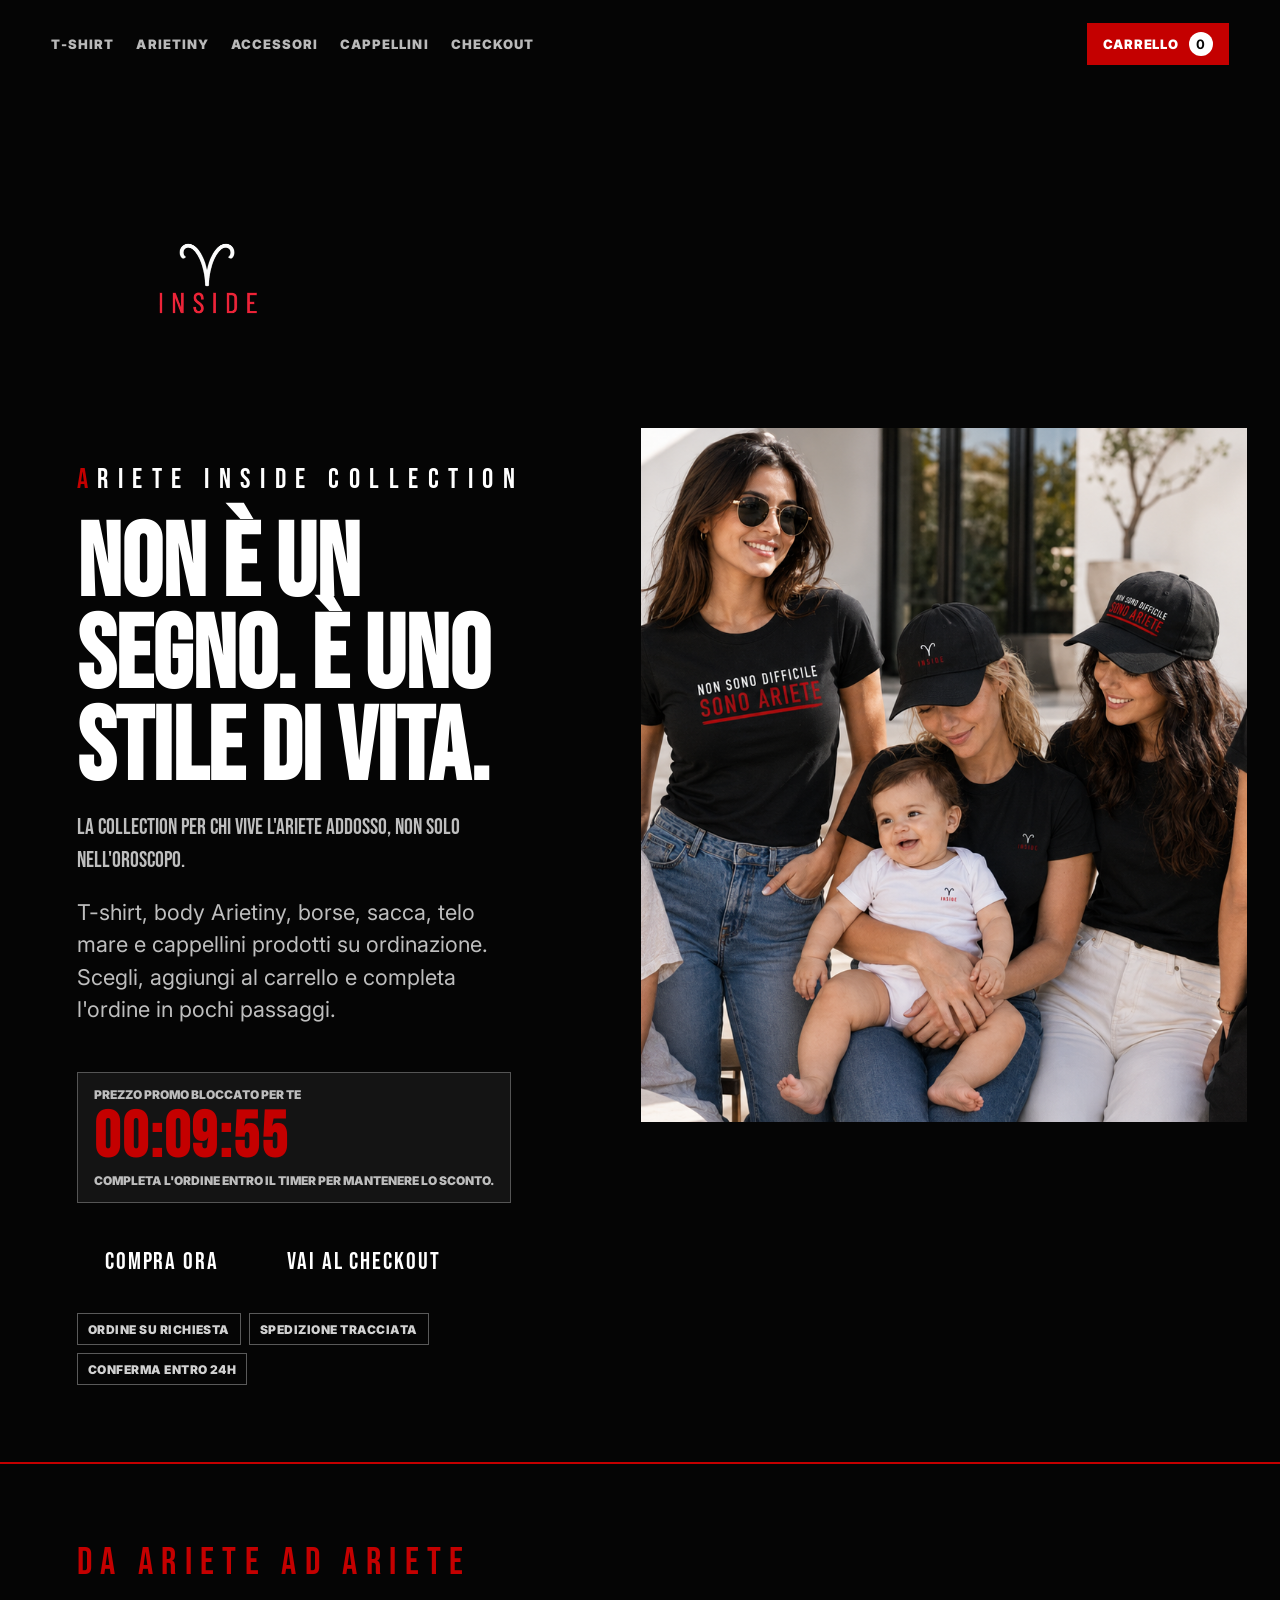
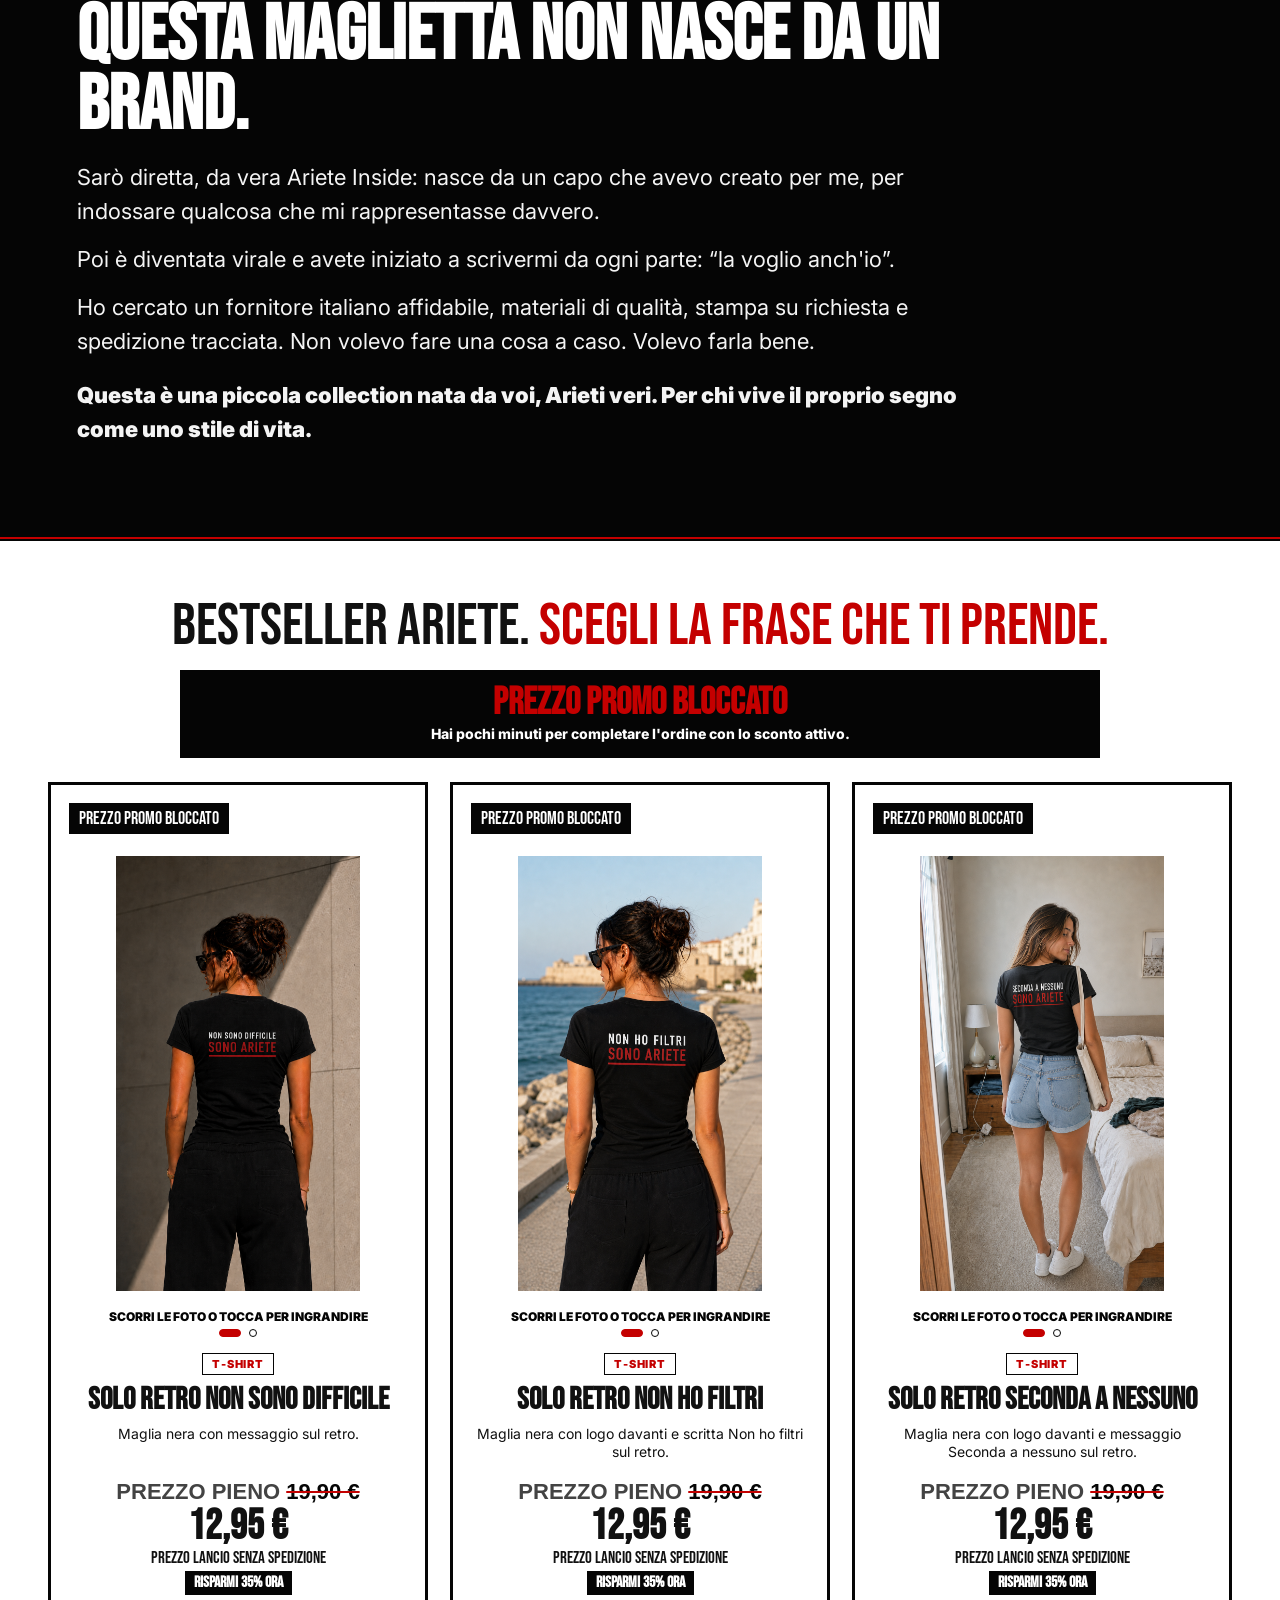
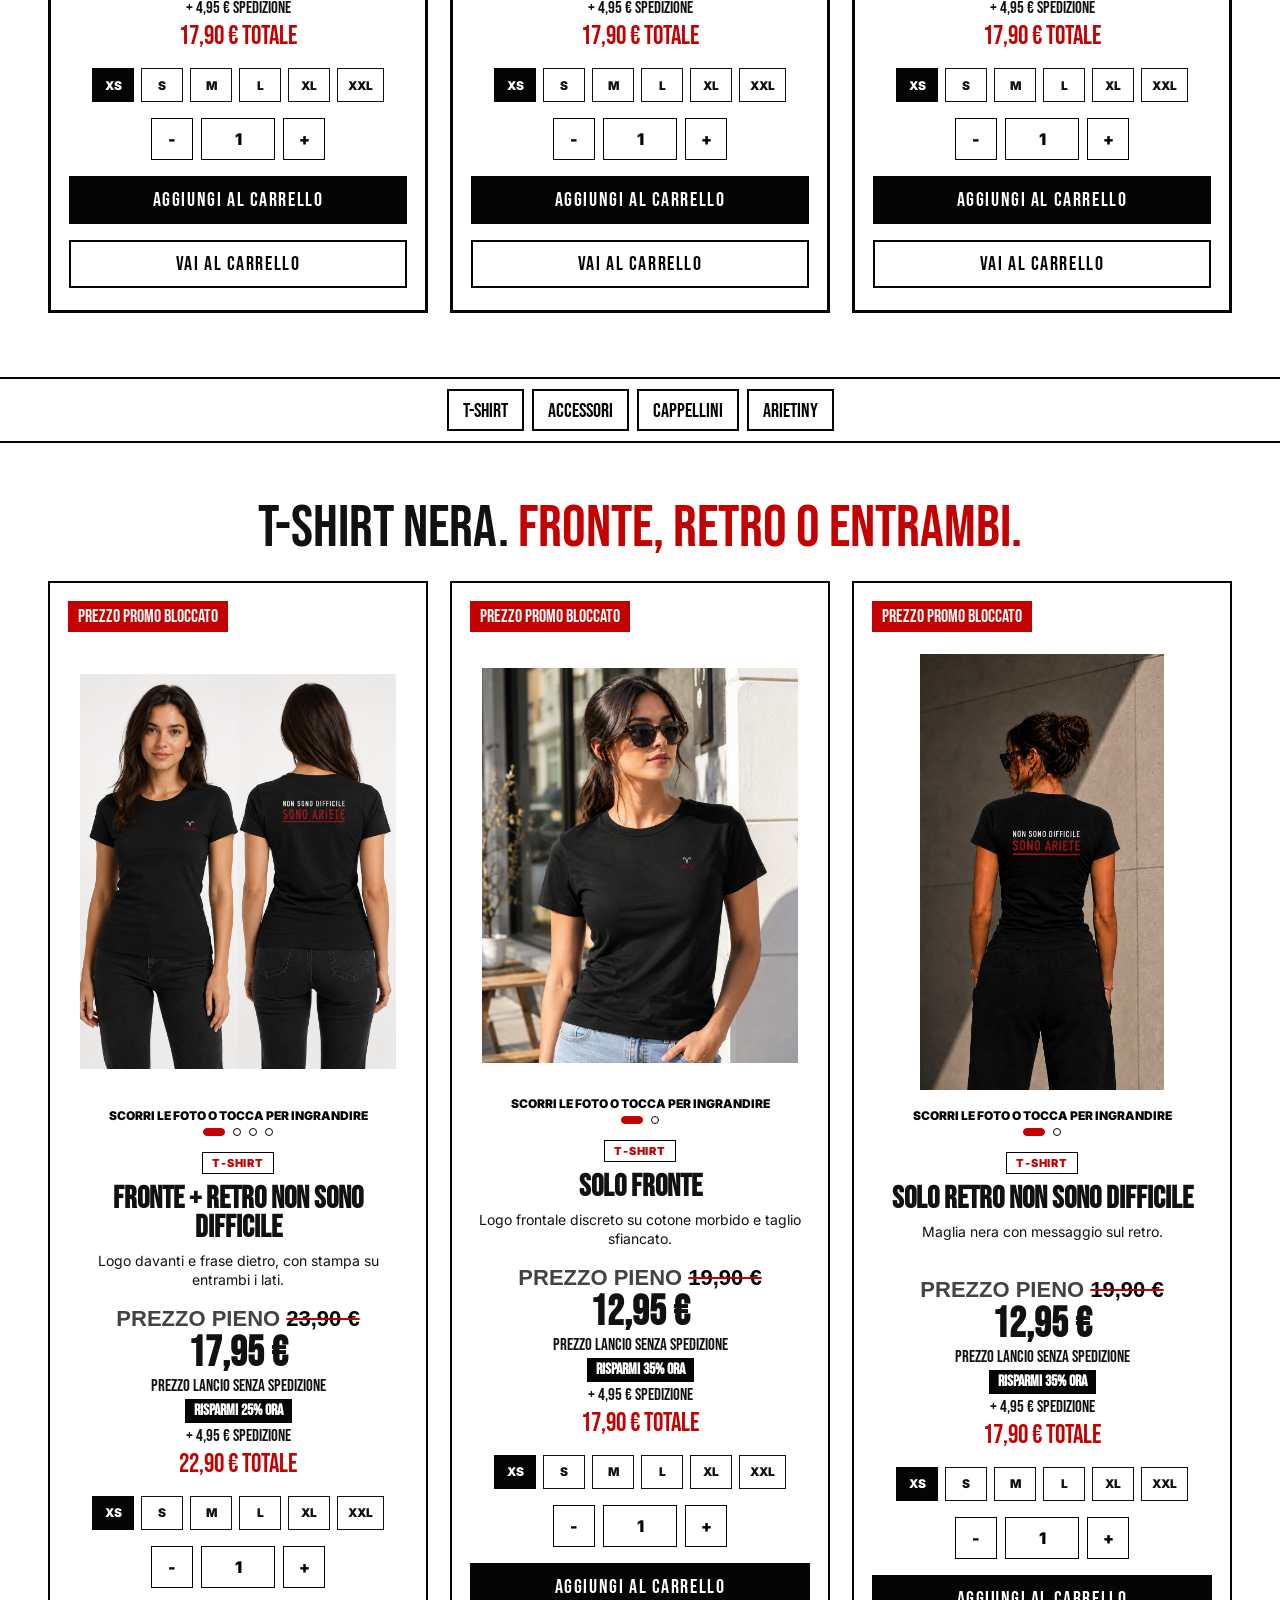
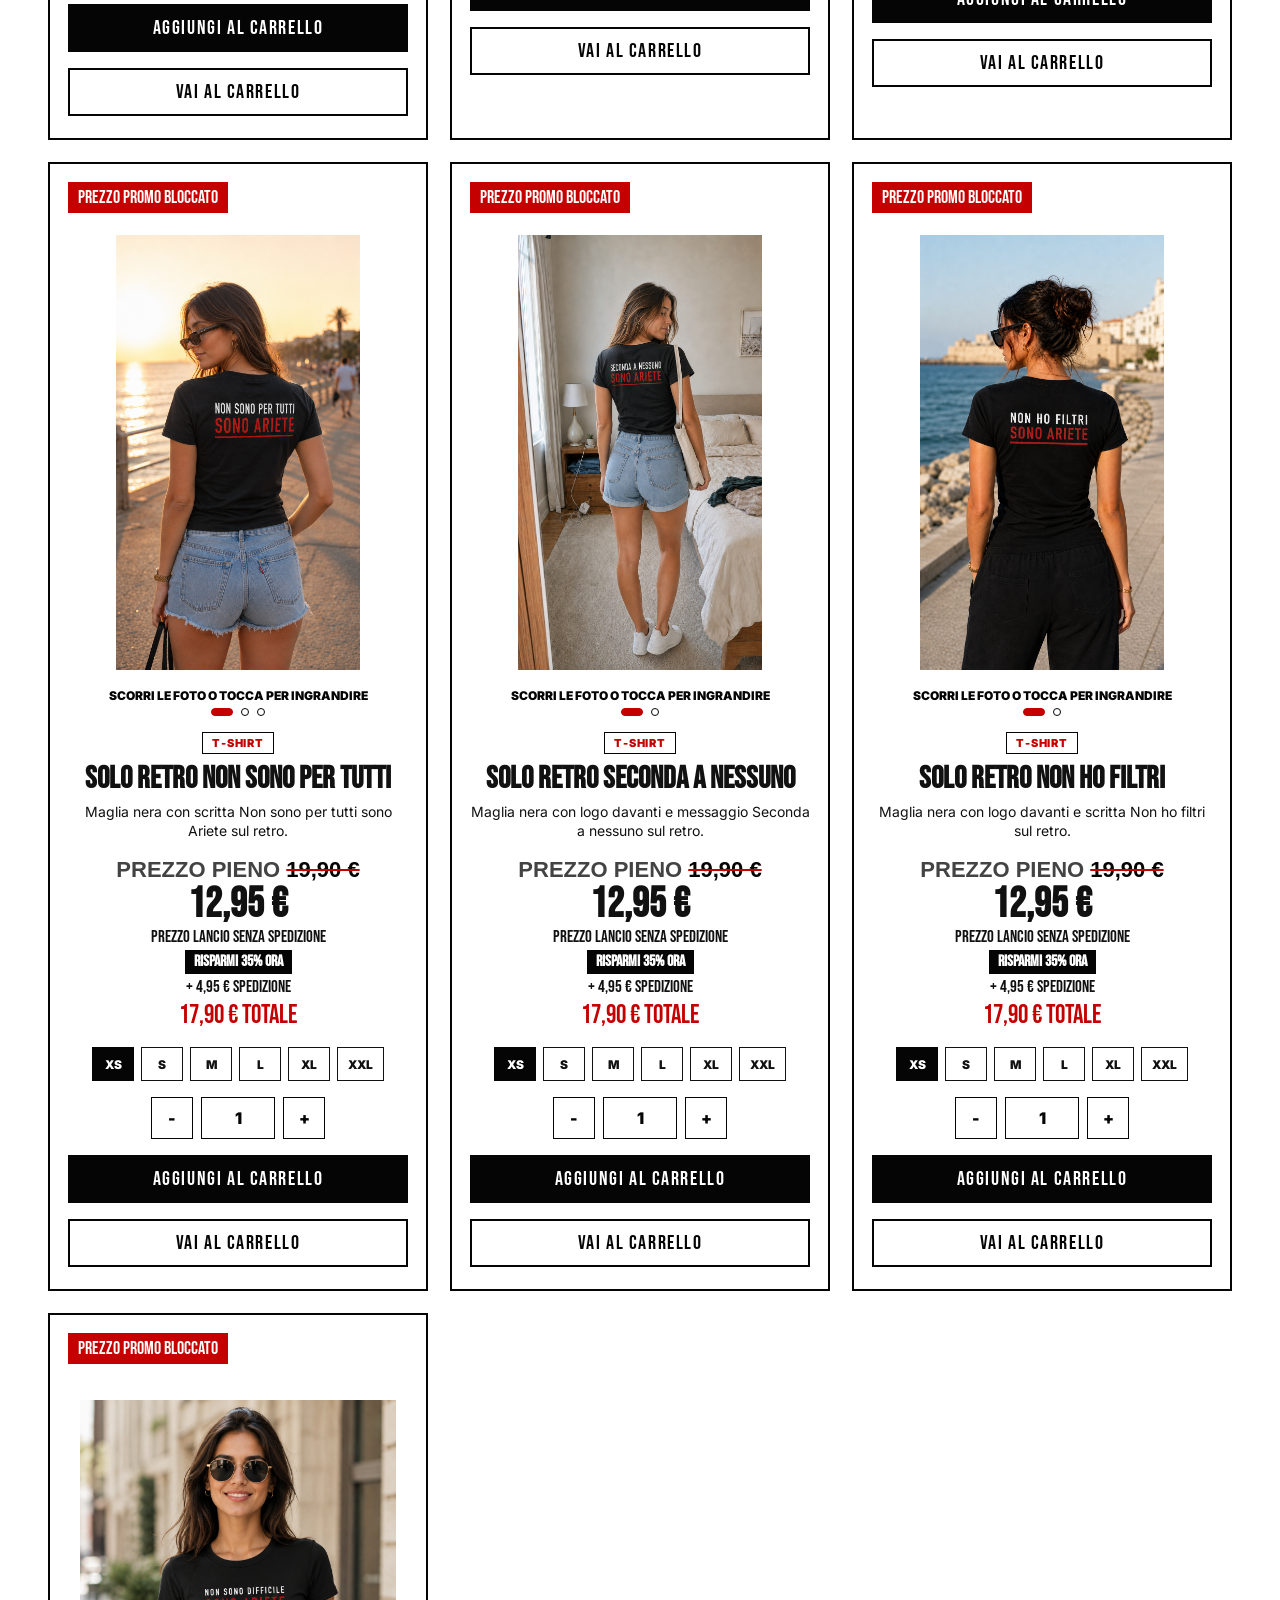
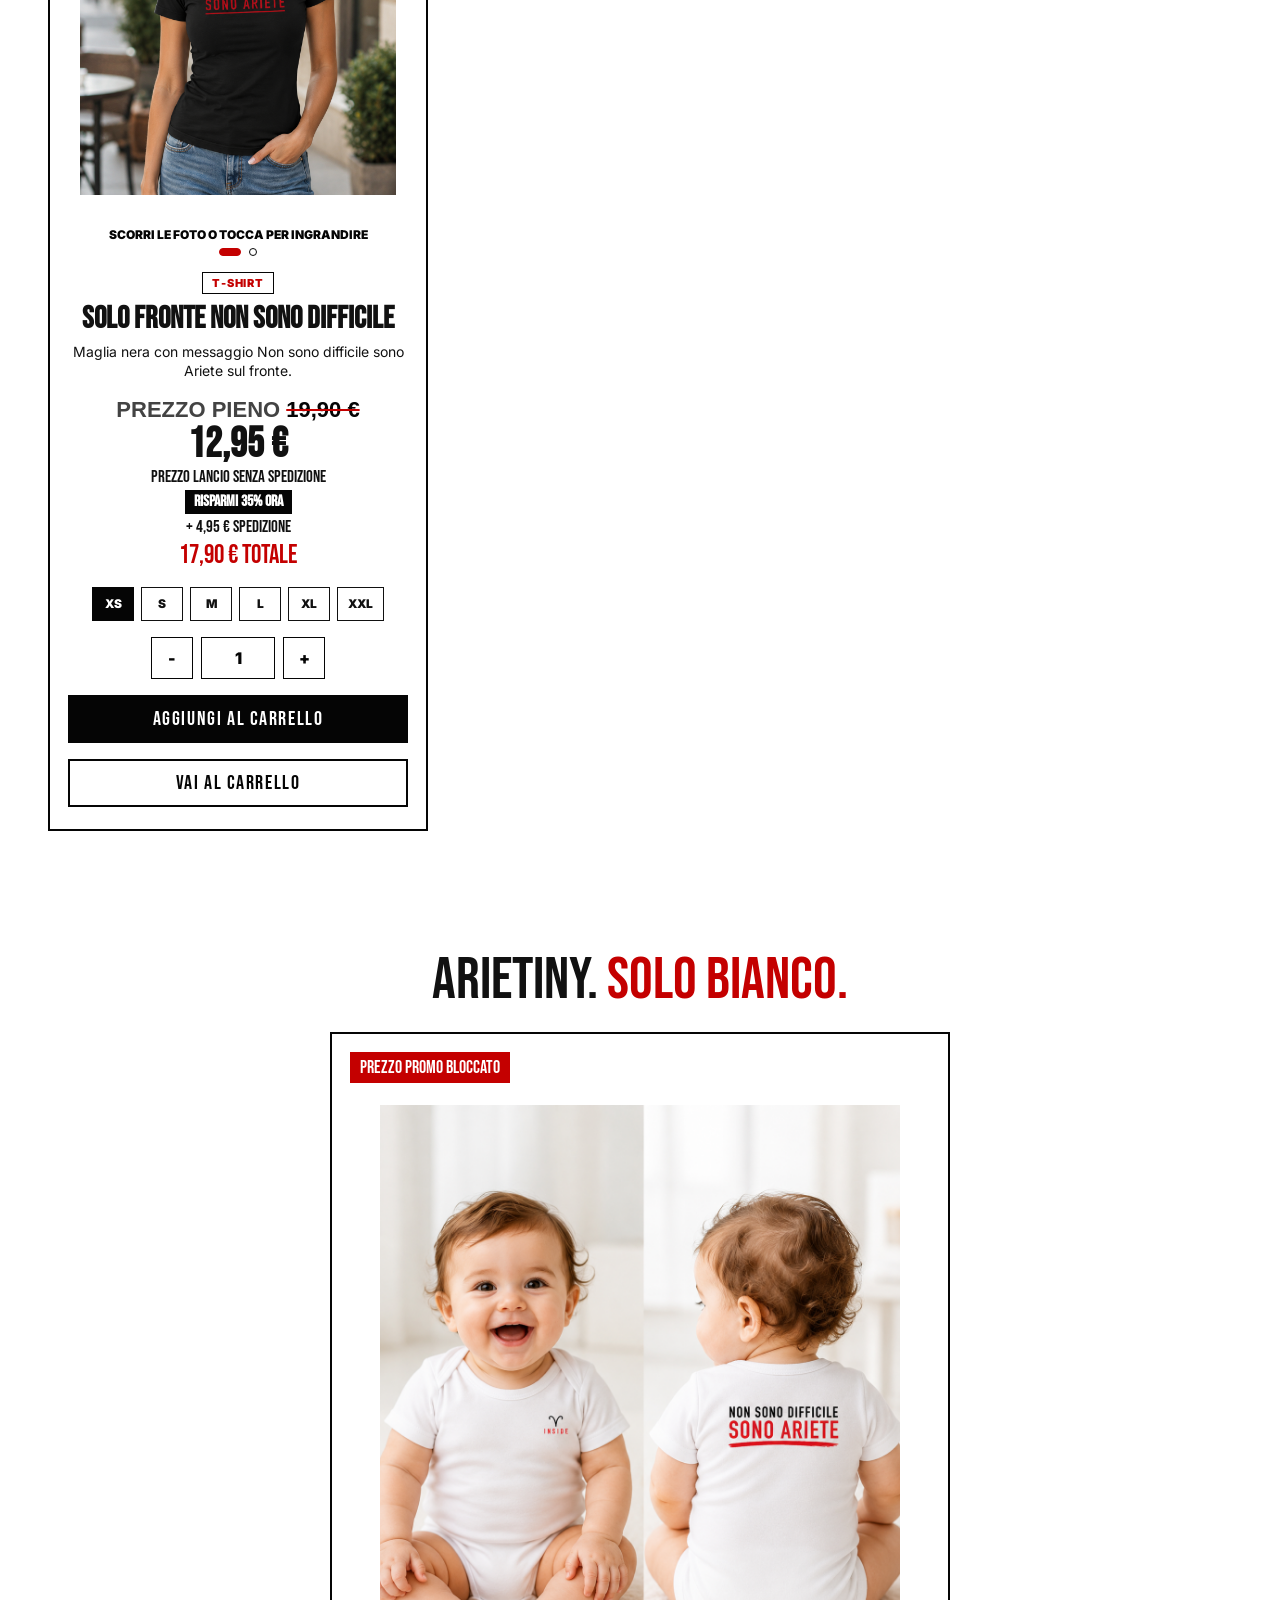
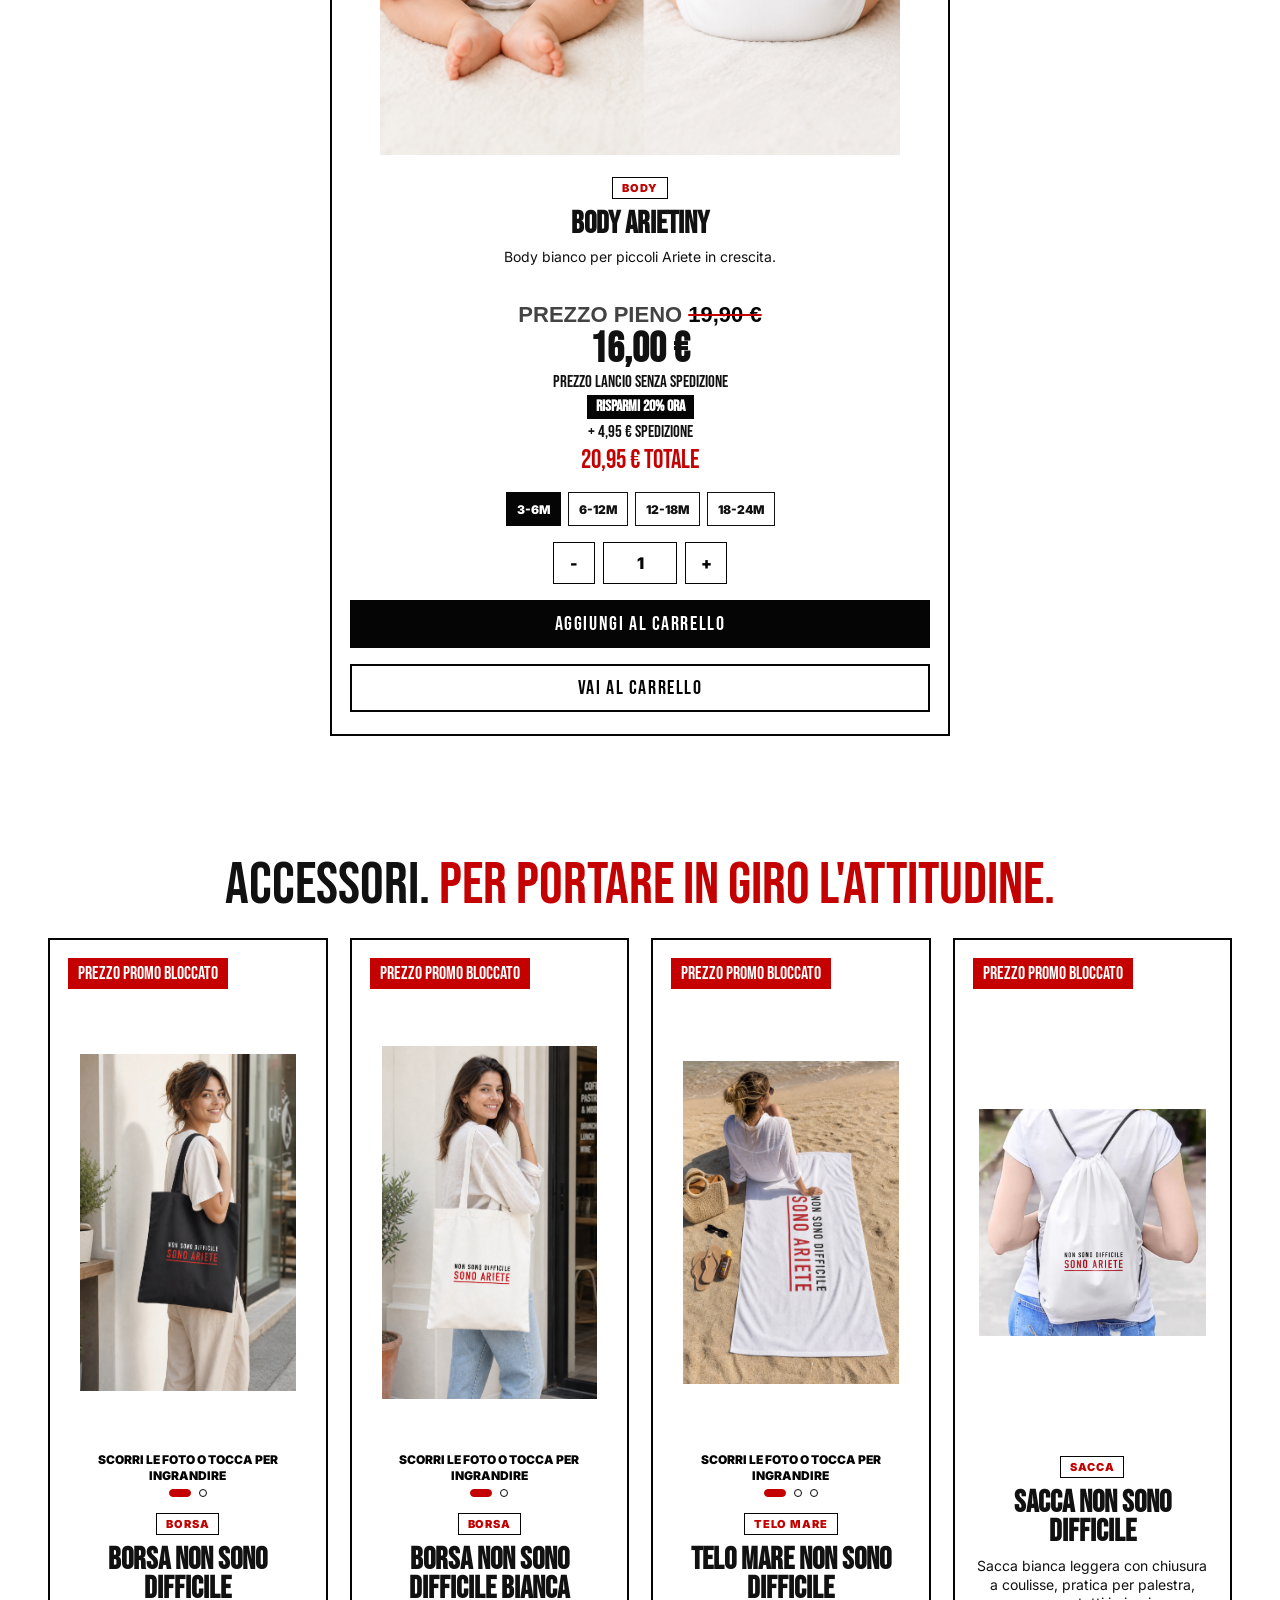
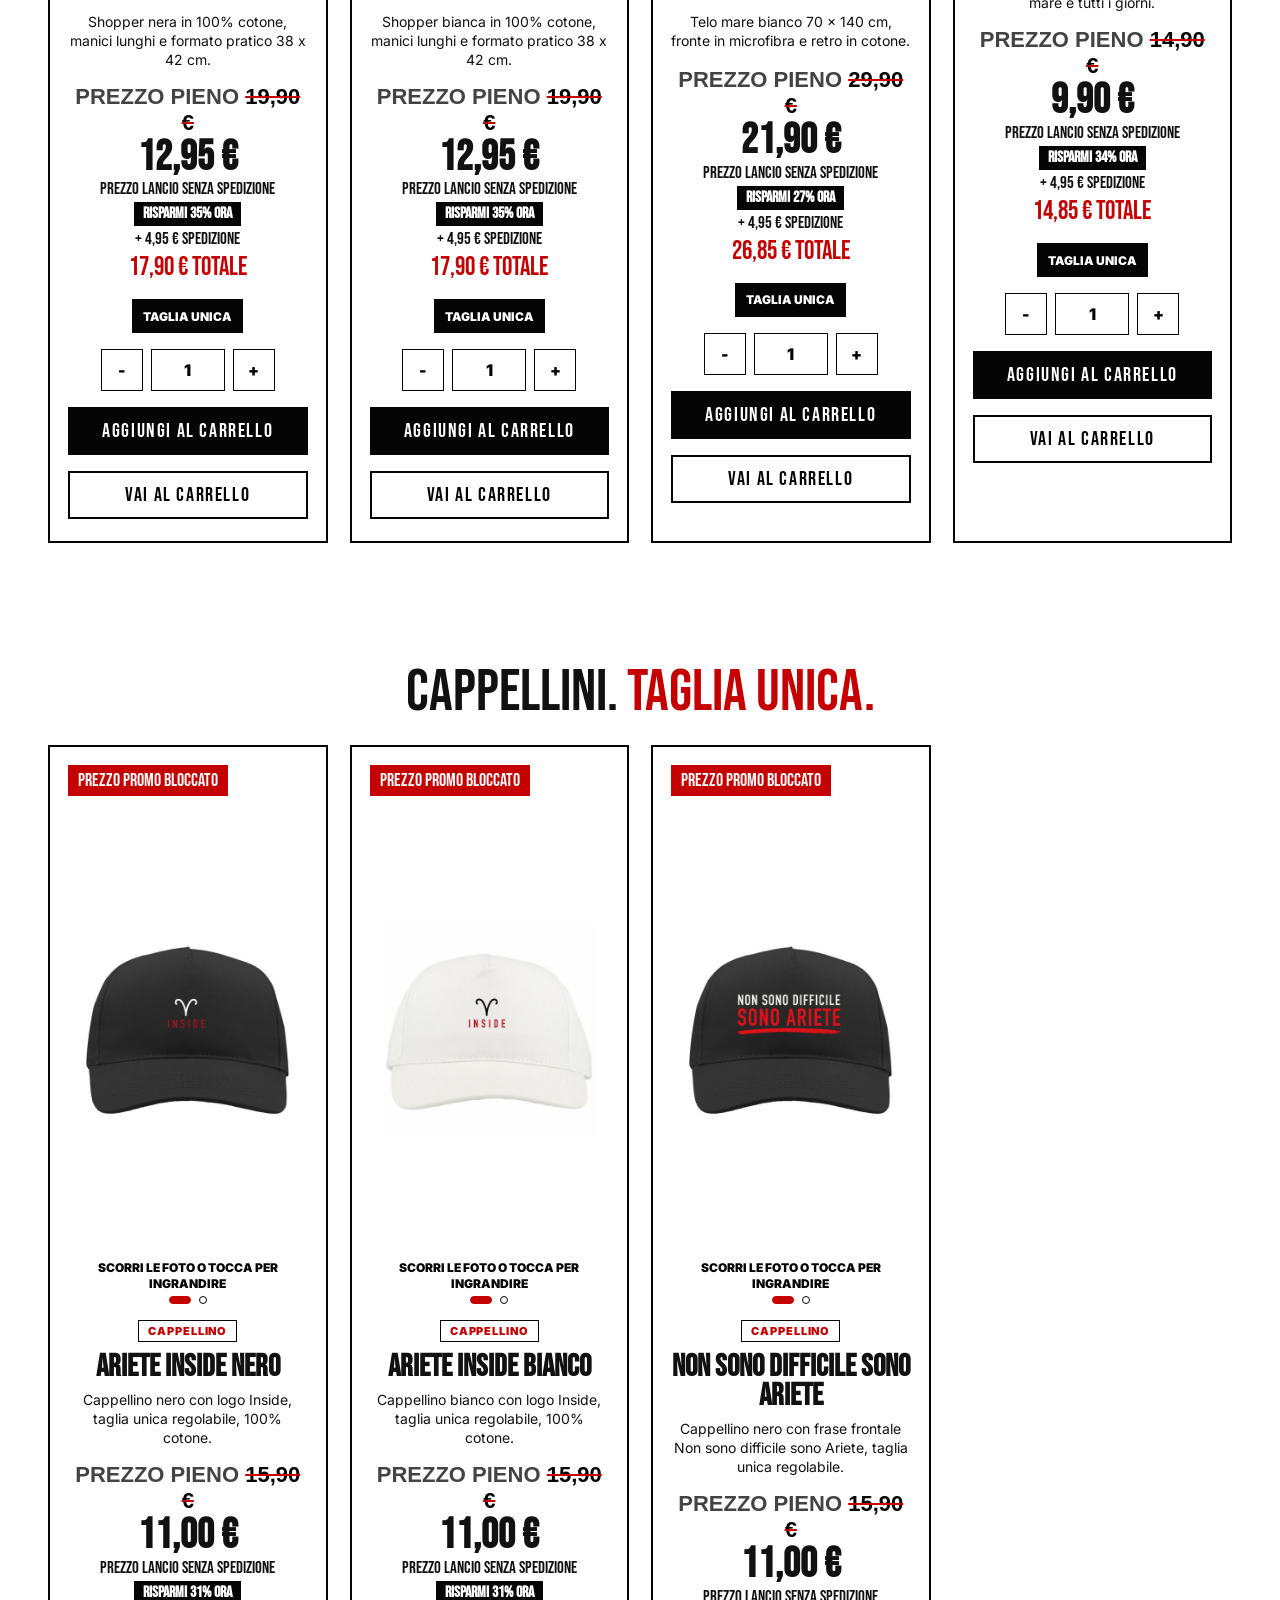
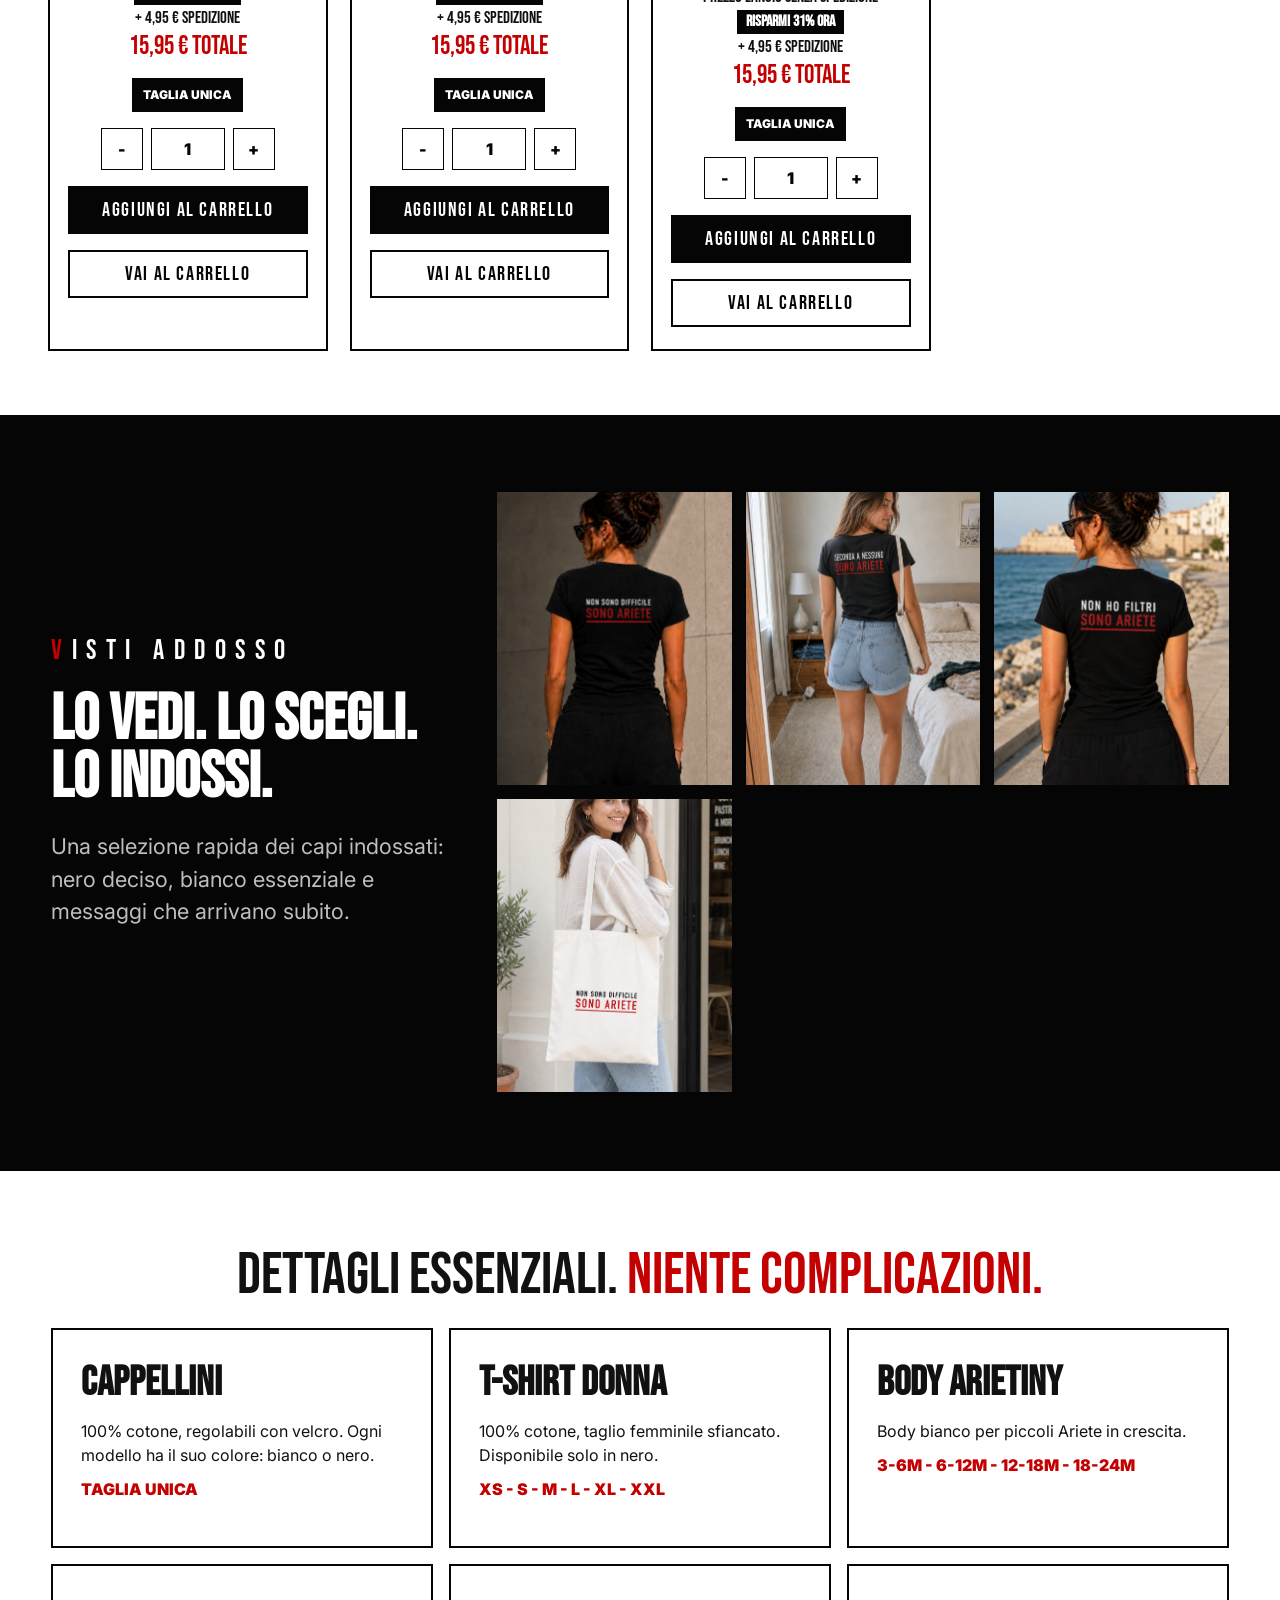
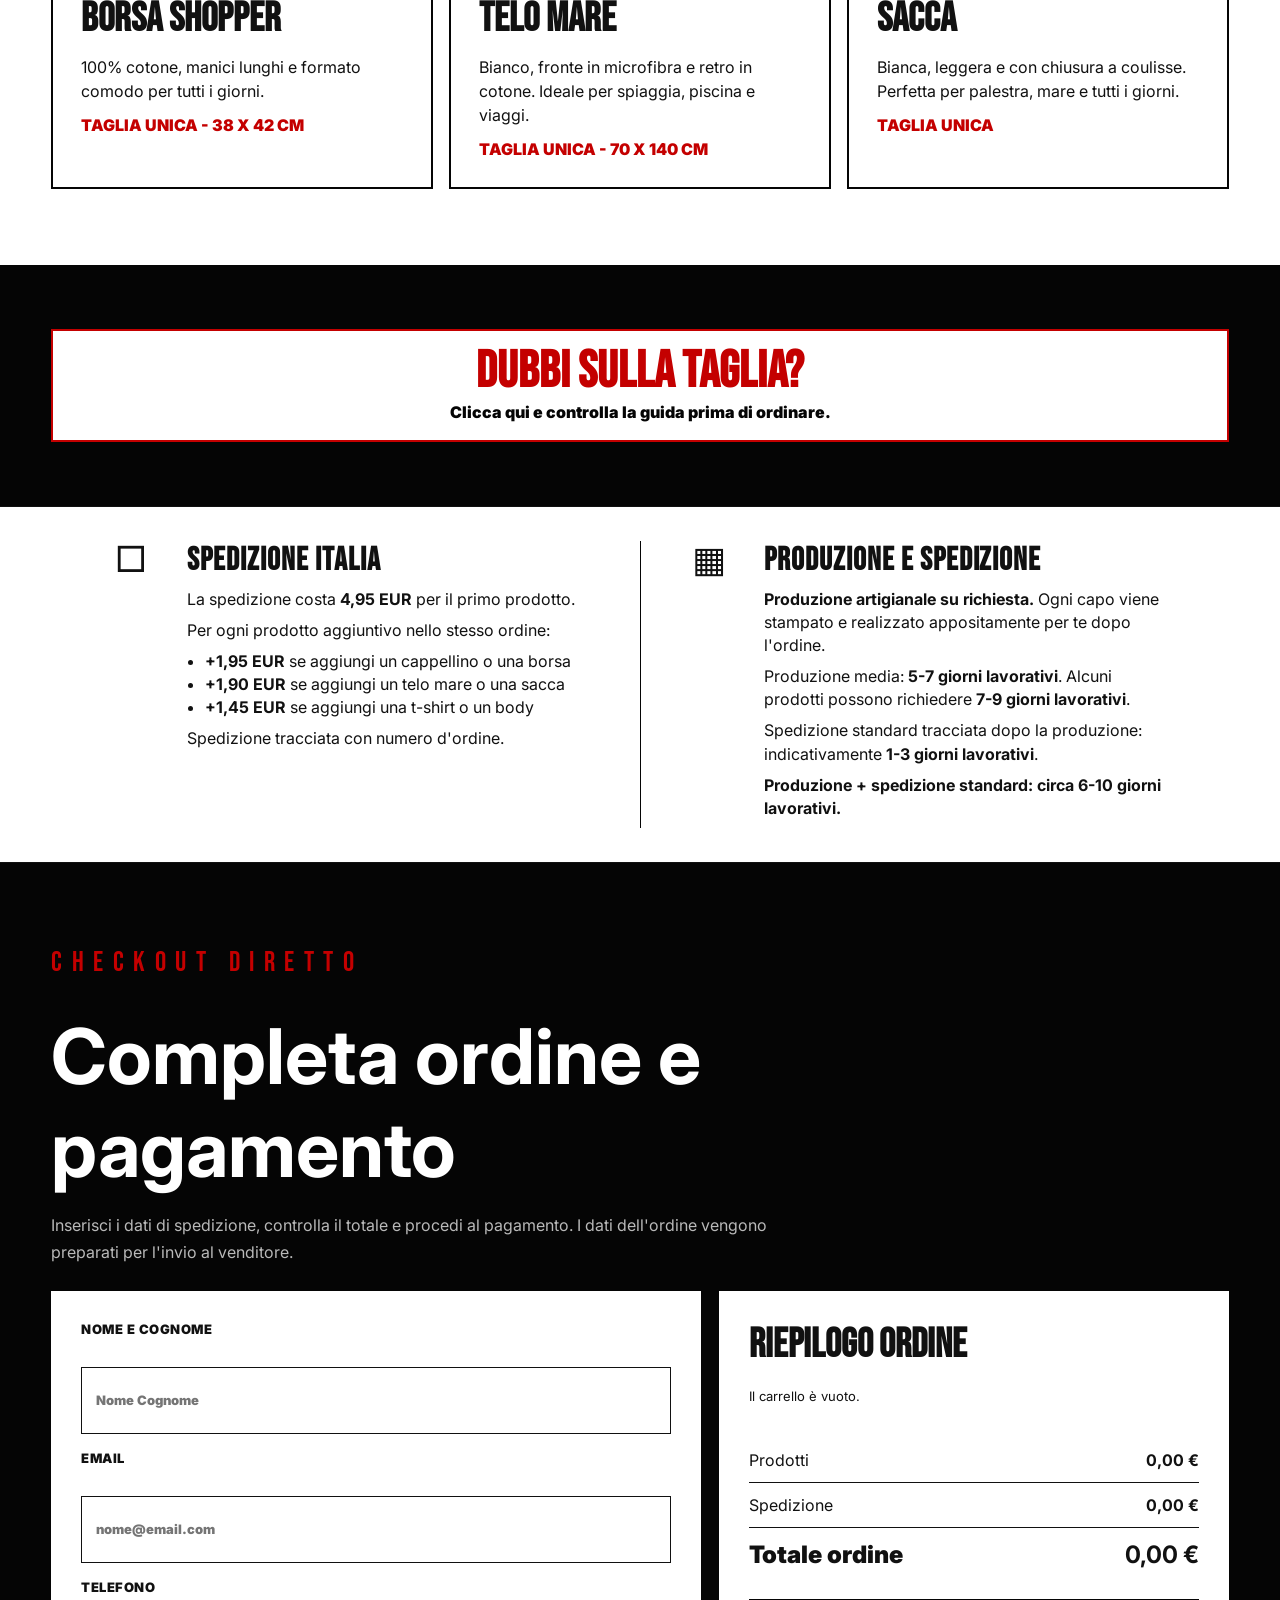
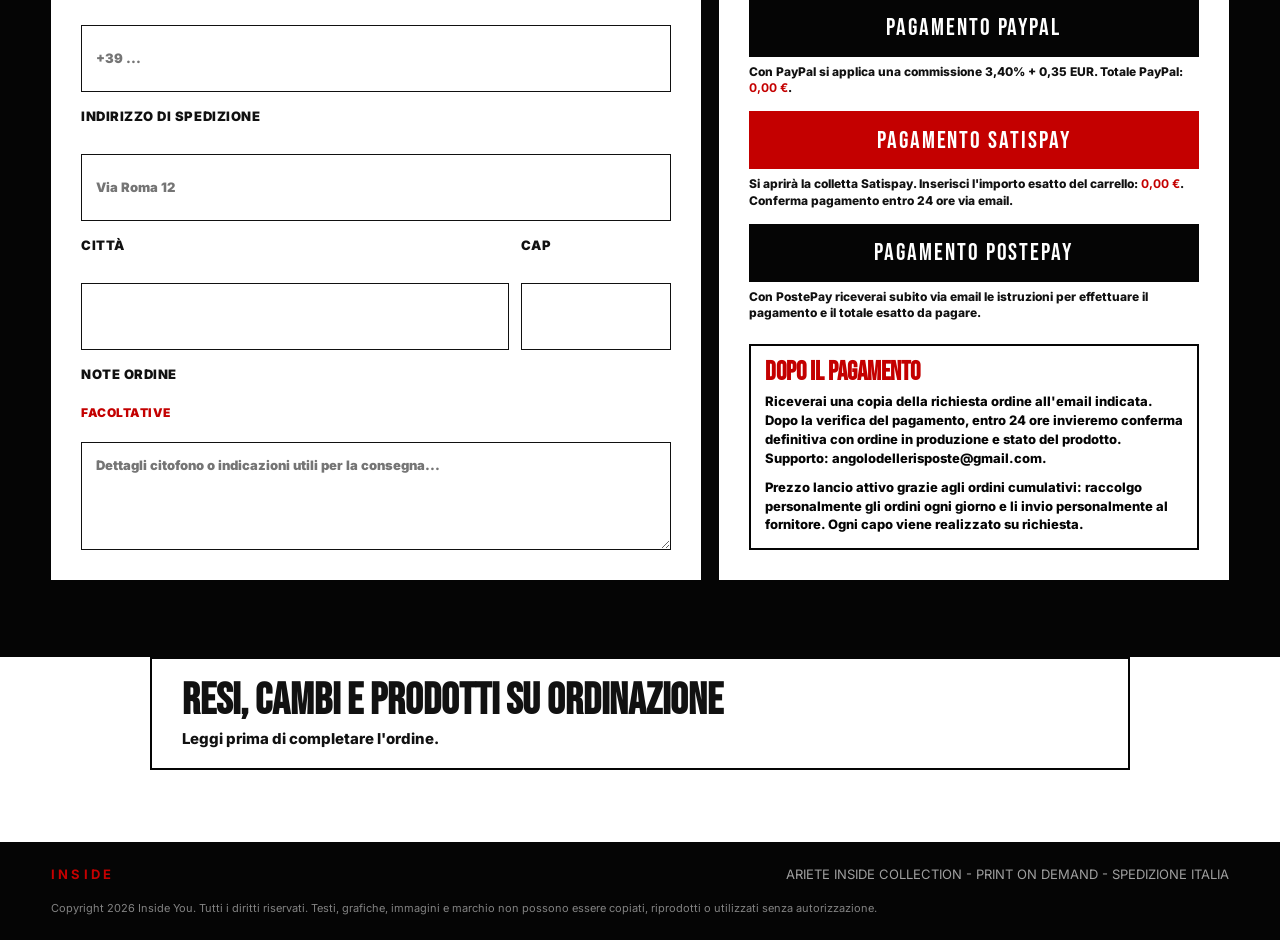
<file: index.html>
<!doctype html>
<html lang="it">
  <head>
    <meta charset="utf-8" />
    <meta name="viewport" content="width=device-width, initial-scale=1" />
    <title>Ariete Inside Collection</title>
    <meta
      name="description"
      content="Ariete Inside Collection: t-shirt, body Arietiny, borse, sacca, telo mare e cappellini prodotti su ordinazione. Minimal, diretti, senza filtri."
    />
    <link rel="preconnect" href="https://fonts.googleapis.com" />
    <link rel="preconnect" href="https://fonts.gstatic.com" crossorigin />
    <link
      href="https://fonts.googleapis.com/css2?family=Bebas+Neue&family=Inter:wght@400;600;700;800;900&display=swap"
      rel="stylesheet"
    />
    <link rel="stylesheet" href="./styles.css?v=38" />
  </head>
  <body>
    <header class="topbar">
      <nav class="nav" aria-label="Navigazione">
        <a href="#tshirt">T-shirt</a>
        <a href="#mini-ariete">Arietiny</a>
        <a href="#borse">Accessori</a>
        <a href="#cappellini">Cappellini</a>
        <a href="#checkout">Checkout</a>
      </nav>
      <button class="cart-pill" type="button" data-open-cart>
        Carrello <strong data-cart-count>0</strong>
      </button>
    </header>

    <main id="top">
      <section class="social-hero">
        <div class="social-copy">
          <img class="hero-logo" src="./inside-logo-original.png" alt="Inside" />
          <p class="collection-label">Ariete Inside Collection</p>
          <h1>Non &egrave; un segno. &Egrave; uno stile di vita.</h1>
          <p class="hero-claim">La collection per chi vive l'Ariete addosso, non solo nell'oroscopo.</p>
          <p>
            T-shirt, body Arietiny, borse, sacca, telo mare e cappellini prodotti su ordinazione.
            Scegli, aggiungi al carrello e completa l'ordine in pochi passaggi.
          </p>
          <div class="countdown-card" data-countdown-card>
            <span>Prezzo promo bloccato per te</span>
            <strong data-countdown>--:--:--</strong>
            <small data-countdown-label>Completa l'ordine entro il timer per mantenere lo sconto.</small>
          </div>
          <div class="hero-actions">
            <a class="cta" href="#tshirt">Compra ora</a>
            <a class="cta cta-light" href="#checkout">Vai al checkout</a>
          </div>
          <div class="trust-strip" aria-label="Informazioni rapide">
            <span>Ordine su richiesta</span>
            <span>Spedizione tracciata</span>
            <span>Conferma entro 24h</span>
          </div>
        </div>
        <div class="hero-stack hero-feature" aria-label="Foto prodotti Ariete Inside">
          <img src="./hero-ariete-collection.png" alt="Collezione Ariete Inside indossata" />
        </div>
      </section>

      <section class="authenticity-block" aria-label="Messaggio da Ariete ad Ariete">
        <p class="collection-label">Da Ariete ad Ariete</p>
        <h2>Questa maglietta non nasce da un brand.</h2>
        <p>
          Sar&ograve; diretta, da vera Ariete Inside: nasce da un capo che avevo creato per me,
          per indossare qualcosa che mi rappresentasse davvero.
        </p>
        <p>
          Poi &egrave; diventata virale e avete iniziato a scrivermi da ogni parte: &ldquo;la voglio anch'io&rdquo;.
        </p>
        <p>
          Ho cercato un fornitore italiano affidabile, materiali di qualit&agrave;, stampa su richiesta e spedizione tracciata.
          Non volevo fare una cosa a caso. Volevo farla bene.
        </p>
        <p class="authenticity-closing">
          Questa &egrave; una piccola collection nata da voi, Arieti veri.
          Per chi vive il proprio segno come uno stile di vita.
        </p>
      </section>

      <section class="collection bestseller-section" id="bestseller">
        <div class="section-title">
          <p>Bestseller Ariete. <span>Scegli la frase che ti prende.</span></p>
        </div>
        <div class="urgency-strip">
          <strong>Prezzo promo bloccato</strong>
          <span>Hai pochi minuti per completare l'ordine con lo sconto attivo.</span>
        </div>
        <div class="product-grid bestseller-grid" data-product-grid="bestsellers" aria-live="polite"></div>
      </section>

      <nav class="category-rail" aria-label="Categorie prodotto">
        <a href="#tshirt">T-shirt</a>
        <a href="#borse">Accessori</a>
        <a href="#cappellini">Cappellini</a>
        <a href="#mini-ariete">Arietiny</a>
      </nav>

      <section class="collection" id="tshirt">
        <div class="section-title">
          <p>T-shirt nera. <span>Fronte, retro o entrambi.</span></p>
        </div>
        <div class="product-grid tee-grid" data-product-grid="tees" aria-live="polite"></div>
      </section>

      <section class="collection baby-collection" id="mini-ariete">
        <div class="section-title">
          <p>Arietiny. <span>Solo bianco.</span></p>
        </div>
        <div class="product-grid baby-grid" data-product-grid="baby" aria-live="polite"></div>
      </section>

      <section class="collection" id="borse">
        <div class="section-title">
          <p>Accessori. <span>Per portare in giro l'attitudine.</span></p>
        </div>
        <div class="product-grid" data-product-grid="bags" aria-live="polite"></div>
      </section>

      <section class="collection" id="cappellini">
        <div class="section-title">
          <p>Cappellini. <span>Taglia unica.</span></p>
        </div>
        <div class="product-grid" data-product-grid="caps" aria-live="polite"></div>
      </section>

      <section class="lookbook lookbook-dark" aria-label="Prodotti indossati">
        <div class="lookbook-copy">
          <p class="collection-label">Visti addosso</p>
          <h2>Lo vedi. Lo scegli. Lo indossi.</h2>
          <p>
            Una selezione rapida dei capi indossati: nero deciso, bianco essenziale
            e messaggi che arrivano subito.
          </p>
        </div>
        <div class="lookbook-grid">
          <img src="./tee-retro-lifestyle-real.png" alt="T-shirt nera retro Sono Ariete indossata" />
          <img src="./tee-seconda-retro-lifestyle.png" alt="T-shirt nera retro Seconda a nessuno Sono Ariete indossata" />
          <img src="./tee-non-ho-filtri-retro-lifestyle.png" alt="T-shirt nera retro Non ho filtri Sono Ariete indossata" />
          <img src="./borsa-bianca-lifestyle.png" alt="Borsa bianca Non sono difficile sono Ariete indossata" />
        </div>
      </section>

      <section class="essentials" aria-label="Dettagli essenziali prodotti">
        <div class="section-title">
          <p>Dettagli essenziali. <span>Niente complicazioni.</span></p>
        </div>
        <div class="essentials-grid">
          <article>
            <h3>Cappellini</h3>
            <p>100% cotone, regolabili con velcro. Ogni modello ha il suo colore: bianco o nero.</p>
            <strong>Taglia unica</strong>
          </article>
          <article>
            <h3>T-shirt donna</h3>
            <p>100% cotone, taglio femminile sfiancato. Disponibile solo in nero.</p>
            <strong>XS - S - M - L - XL - XXL</strong>
          </article>
          <article>
            <h3>Body Arietiny</h3>
            <p>Body bianco per piccoli Ariete in crescita.</p>
            <strong>3-6M - 6-12M - 12-18M - 18-24M</strong>
          </article>
          <article>
            <h3>Borsa shopper</h3>
            <p>100% cotone, manici lunghi e formato comodo per tutti i giorni.</p>
            <strong>Taglia unica - 38 x 42 cm</strong>
          </article>
          <article>
            <h3>Telo mare</h3>
            <p>Bianco, fronte in microfibra e retro in cotone. Ideale per spiaggia, piscina e viaggi.</p>
            <strong>Taglia unica - 70 x 140 cm</strong>
          </article>
          <article>
            <h3>Sacca</h3>
            <p>Bianca, leggera e con chiusura a coulisse. Perfetta per palestra, mare e tutti i giorni.</p>
            <strong>Taglia unica</strong>
          </article>
        </div>
      </section>

      <section class="size-guide-section" aria-label="Guida alle taglie">
        <details class="size-guide-disclosure">
          <summary>
            <strong>Dubbi sulla taglia?</strong>
            <span>Clicca qui e controlla la guida prima di ordinare.</span>
          </summary>
          <div class="section-title">
            <p>Guida taglie. <span>Scegli senza stress.</span></p>
          </div>
          <div class="size-guide-grid">
          <article class="size-guide">
            <h3>T-shirt donna</h3>
            <p>Vestibilit&agrave; femminile sfiancata. Misure prese a capo steso, con tolleranza +/- 5%.</p>
            <div class="measure-visual" aria-label="Schema misure t-shirt">
              <figure class="measure-figure">
                <svg class="measure-svg" viewBox="0 0 260 220" role="img" aria-label="Disegno t-shirt con misura B da ascella ad ascella e misura A dal collo al fondo">
                  <path class="measure-garment" d="M78 28 L106 18 Q130 42 154 18 L182 28 L238 73 L207 112 L184 95 L184 194 L76 194 L76 95 L53 112 L22 73 Z" />
                  <path class="measure-neck" d="M103 21 Q130 53 157 21" />
                  <line class="measure-rule" x1="76" y1="103" x2="184" y2="103" />
                  <line class="measure-tick" x1="76" y1="94" x2="76" y2="112" />
                  <line class="measure-tick" x1="184" y1="94" x2="184" y2="112" />
                  <line class="measure-rule" x1="205" y1="20" x2="205" y2="194" />
                  <line class="measure-tick" x1="196" y1="20" x2="214" y2="20" />
                  <line class="measure-tick" x1="196" y1="194" x2="214" y2="194" />
                  <circle class="measure-label-bg" cx="130" cy="92" r="15" />
                  <text class="measure-label" x="130" y="98">B</text>
                  <circle class="measure-label-bg" cx="218" cy="114" r="15" />
                  <text class="measure-label" x="218" y="120">A</text>
                </svg>
              </figure>
              <p><strong>B</strong> mezzo torace, da ascella ad ascella. <strong>A</strong> lunghezza corpo, dal collo al fondo.</p>
            </div>
            <table>
              <thead>
                <tr>
                  <th>Taglia</th>
                  <th>B - Mezzo torace</th>
                  <th>A - Lunghezza corpo</th>
                </tr>
              </thead>
              <tbody>
                <tr><td>XS</td><td>34 cm</td><td>60 cm</td></tr>
                <tr><td>S</td><td>41 cm</td><td>61 cm</td></tr>
                <tr><td>M</td><td>44 cm</td><td>63 cm</td></tr>
                <tr><td>L</td><td>47 cm</td><td>65 cm</td></tr>
                <tr><td>XL</td><td>50 cm</td><td>67 cm</td></tr>
                <tr><td>XXL</td><td>53 cm</td><td>69 cm</td></tr>
              </tbody>
            </table>
          </article>
          <article class="size-guide">
            <h3>Body Arietiny</h3>
            <p>Body bianco per piccoli Ariete in crescita. Misure prese a capo steso, con tolleranza +/- 5%.</p>
            <div class="measure-visual" aria-label="Schema misure body">
              <figure class="measure-figure">
                <svg class="measure-svg body-measure-svg" viewBox="0 0 260 260" role="img" aria-label="Disegno body con misura B da ascella ad ascella e misura A dal collo al fondo">
                  <path class="measure-garment" d="M83 30 L109 20 Q130 48 151 20 L177 30 L228 72 L198 110 L178 94 L178 171 Q178 210 151 234 Q141 244 130 244 Q119 244 109 234 Q82 210 82 171 L82 94 L62 110 L32 72 Z" />
                  <path class="measure-neck" d="M106 24 Q130 55 154 24" />
                  <path class="measure-seam" d="M105 224 Q130 202 155 224" />
                  <line class="measure-rule" x1="82" y1="107" x2="178" y2="107" />
                  <line class="measure-tick" x1="82" y1="98" x2="82" y2="116" />
                  <line class="measure-tick" x1="178" y1="98" x2="178" y2="116" />
                  <line class="measure-rule" x1="205" y1="22" x2="205" y2="244" />
                  <line class="measure-tick" x1="196" y1="22" x2="214" y2="22" />
                  <line class="measure-tick" x1="196" y1="244" x2="214" y2="244" />
                  <circle class="measure-label-bg" cx="130" cy="96" r="15" />
                  <text class="measure-label" x="130" y="102">B</text>
                  <circle class="measure-label-bg" cx="218" cy="134" r="15" />
                  <text class="measure-label" x="218" y="140">A</text>
                </svg>
              </figure>
              <p><strong>B</strong> mezzo torace, da ascella ad ascella. <strong>A</strong> lunghezza corpo, dal collo al fondo.</p>
            </div>
            <table>
              <thead>
                <tr>
                  <th>Taglia</th>
                  <th>B - Mezzo torace</th>
                  <th>A - Lunghezza corpo</th>
                </tr>
              </thead>
              <tbody>
                <tr><td>3-6M</td><td>21 cm</td><td>40 cm</td></tr>
                <tr><td>6-12M</td><td>22 cm</td><td>42 cm</td></tr>
                <tr><td>12-18M</td><td>23 cm</td><td>44 cm</td></tr>
                <tr><td>18-24M</td><td>24 cm</td><td>46 cm</td></tr>
              </tbody>
            </table>
          </article>
          <article class="size-guide size-guide-compact">
            <h3>Cappellini</h3>
            <p>Taglia unica regolabile con velcro. Modelli disponibili in bianco o nero, in base alla grafica scelta.</p>
          </article>
          </div>
        </details>
      </section>

      <section class="info-band" aria-label="Informazioni spedizione">
        <article>
          <span class="info-icon" aria-hidden="true">&#9633;</span>
          <div>
            <h3>Spedizione Italia</h3>
            <p>La spedizione costa <strong>4,95 EUR</strong> per il primo prodotto.</p>
            <p>Per ogni prodotto aggiuntivo nello stesso ordine:</p>
            <ul>
              <li><strong>+1,95 EUR</strong> se aggiungi un cappellino o una borsa</li>
              <li><strong>+1,90 EUR</strong> se aggiungi un telo mare o una sacca</li>
              <li><strong>+1,45 EUR</strong> se aggiungi una t-shirt o un body</li>
            </ul>
            <p>Spedizione tracciata con numero d'ordine.</p>
          </div>
        </article>
        <article>
          <span class="info-icon" aria-hidden="true">&#9638;</span>
          <div>
            <h3>Produzione e spedizione</h3>
            <p><strong>Produzione artigianale su richiesta.</strong> Ogni capo viene stampato e realizzato appositamente per te dopo l'ordine.</p>
            <p>Produzione media: <strong>5-7 giorni lavorativi</strong>. Alcuni prodotti possono richiedere <strong>7-9 giorni lavorativi</strong>.</p>
            <p>Spedizione standard tracciata dopo la produzione: indicativamente <strong>1-3 giorni lavorativi</strong>.</p>
            <p><strong>Produzione + spedizione standard: circa 6-10 giorni lavorativi.</strong></p>
          </div>
        </article>
      </section>

      <section class="checkout-panel" id="checkout">
        <div class="checkout-heading">
          <p class="collection-label">Checkout diretto</p>
          <h2>Completa ordine e pagamento</h2>
          <p>
            Inserisci i dati di spedizione, controlla il totale e procedi al pagamento.
            I dati dell'ordine vengono preparati per l'invio al venditore.
          </p>
        </div>

        <div class="checkout-layout">
          <form class="checkout-form" data-checkout-form>
            <label>
              Nome e cognome
              <input required name="name" autocomplete="name" minlength="3" placeholder="Nome Cognome" />
            </label>
            <label>
              Email
              <input required type="email" name="email" autocomplete="email" placeholder="nome@email.com" />
            </label>
            <label>
              Telefono
              <input
                required
                type="tel"
                name="phone"
                autocomplete="tel"
                inputmode="tel"
                minlength="8"
                pattern="[0-9+() .-]{8,}"
                placeholder="+39 ..."
                title="Inserisci un numero di telefono valido per il corriere."
              />
            </label>
            <label>
              Indirizzo di spedizione
              <input
                required
                name="address"
                autocomplete="street-address"
                minlength="8"
                placeholder="Via Roma 12"
                title="Inserisci tipo di strada, nome e civico. Esempio: Via Roma 12 oppure Località San Marco snc."
              />
            </label>
            <div class="form-row">
              <label>
                Citt&agrave;
                <input required name="city" autocomplete="address-level2" minlength="2" />
              </label>
              <label>
                CAP
                <input
                  required
                  name="zip"
                  autocomplete="postal-code"
                  inputmode="numeric"
                  pattern="[0-9]{5}"
                  maxlength="5"
                  title="Inserisci un CAP italiano di 5 cifre."
                />
              </label>
            </div>
            <label>
              Note ordine <span class="optional-label">facoltative</span>
              <textarea name="notes" rows="4" placeholder="Dettagli citofono o indicazioni utili per la consegna..."></textarea>
            </label>
          </form>

          <aside class="order-summary" aria-label="Riepilogo ordine">
            <h3>Riepilogo ordine</h3>
            <div class="cart-lines" data-cart-lines>
              <p class="empty-cart">Il carrello &egrave; vuoto.</p>
            </div>
            <div class="summary-row">
              <span>Prodotti</span>
              <strong data-subtotal>0,00 EUR</strong>
            </div>
            <div class="summary-row">
              <span>Spedizione</span>
              <strong data-shipping>0,00 EUR</strong>
            </div>
            <div class="summary-total">
              <span>Totale ordine</span>
              <strong data-total>0,00 EUR</strong>
            </div>
            <div class="payment-actions">
              <button class="pay-button paypal" type="button" data-paypal>Pagamento PayPal</button>
              <p class="payment-note">
                Con PayPal si applica una commissione 3,40% + 0,35 EUR.
                Totale PayPal: <strong data-paypal-total>0,00 EUR</strong>.
              </p>
              <button class="pay-button satispay" type="button" data-satispay>Pagamento Satispay</button>
              <p class="payment-note satispay-note">
                Si aprir&agrave; la colletta Satispay. Inserisci l'importo esatto del carrello:
                <strong data-satispay-total>0,00 EUR</strong>. Conferma pagamento entro 24 ore via email.
              </p>
              <button class="pay-button postepay" type="button" data-postepay>Pagamento PostePay</button>
              <p class="payment-note">
                Con PostePay riceverai subito via email le istruzioni per effettuare il pagamento e il totale esatto da pagare.
              </p>
            </div>
            <div class="confirmation-note">
              <strong>Dopo il pagamento</strong>
              <p>
                Riceverai una copia della richiesta ordine all'email indicata. Dopo la verifica del pagamento,
                entro 24 ore invieremo conferma definitiva con ordine in produzione e stato del prodotto.
                Supporto: angolodellerisposte@gmail.com.
              </p>
              <p>
                Prezzo lancio attivo grazie agli ordini cumulativi: raccolgo personalmente gli ordini ogni giorno e li invio personalmente al fornitore.
                Ogni capo viene realizzato su richiesta.
              </p>
            </div>
          </aside>
        </div>
      </section>

      <section class="policy-section" aria-label="Resi e personalizzazioni">
        <details class="policy-disclosure">
          <summary>
            <strong>Resi, cambi e prodotti su ordinazione</strong>
            <span>Leggi prima di completare l'ordine.</span>
          </summary>
          <div class="policy-content">
            <p>
              Ogni capo viene realizzato su richiesta dopo l'ordine: per questo, una volta inviato al fornitore,
              non &egrave; possibile annullare, cambiare taglia, modificare il prodotto o richiedere il recesso per ripensamento.
            </p>
            <p>
              Prima di pagare controlla con attenzione taglia, modello, grafica, indirizzo e telefono.
              Se noti un errore prima dell'invio definitivo, rispondi subito alla mail di conferma ordine.
            </p>
            <p>
              Se invece ricevi un prodotto errato, difettoso, danneggiato o non conforme a quanto ordinato,
              scrivi entro 14 giorni dalla consegna a <a href="mailto:angolodellerisposte@gmail.com">angolodellerisposte@gmail.com</a>
              allegando foto chiare del problema: verr&agrave; valutata la soluzione pi&ugrave; corretta.
            </p>
          </div>
        </details>
      </section>
    </main>

    <footer class="footer">
      <strong>Inside</strong>
      <span>Ariete Inside Collection - print on demand - spedizione Italia</span>
      <small>
        Copyright 2026 Inside You. Tutti i diritti riservati. Testi, grafiche, immagini e marchio non possono essere copiati,
        riprodotti o utilizzati senza autorizzazione.
      </small>
    </footer>

    <div class="toast" data-toast role="status" aria-live="polite"></div>
    <div class="order-notice-modal" data-order-notice hidden>
      <div class="order-notice-card" role="dialog" aria-modal="true" aria-labelledby="order-notice-title">
        <button class="order-notice-close" type="button" data-order-notice-close aria-label="Chiudi avviso">Chiudi</button>
        <p class="collection-label">Ariete Inside Collection</p>
        <h2 id="order-notice-title">Ordine su richiesta</h2>
        <p>
          Ogni capo viene realizzato appositamente per te dopo la conferma dell'ordine.
          Dopo il pagamento, controlleremo tutto e riceverai entro 24 ore una mail con lo stato dell'ordine.
        </p>
        <p>
          Questo prezzo lancio &egrave; possibile grazie agli ordini cumulativi: raccolgo personalmente gli ordini ogni giorno e li invio personalmente al fornitore.
        </p>
        <p>
          Controlla bene taglia, prodotto e dati di spedizione: una volta inviato al fornitore, essendo un capo realizzato su richiesta,
          non sar&agrave; possibile modificarlo o recedere per ripensamento.
        </p>
        <p>
          Produzione e spedizione tracciata richiedono indicativamente 6-10 giorni lavorativi.
        </p>
        <div class="order-notice-actions">
          <button class="pay-button" type="button" data-order-notice-continue>Continua al pagamento</button>
          <button class="checkout-button" type="button" data-order-notice-close>Controlla ancora l'ordine</button>
        </div>
      </div>
    </div>
    <div class="redirect-modal" data-redirect-modal hidden>
      <div class="redirect-card" role="dialog" aria-modal="true" aria-labelledby="redirect-title">
        <p class="collection-label">Pagamento</p>
        <h2 id="redirect-title">Ti stiamo reindirizzando</h2>
        <p data-redirect-message>Attendi qualche secondo: stiamo aprendo la modalit&agrave; di pagamento scelta.</p>
      </div>
    </div>
    <div class="image-lightbox" data-lightbox hidden>
      <button class="lightbox-close" type="button" data-close-lightbox aria-label="Chiudi immagine">Chiudi</button>
      <img data-lightbox-image alt="" />
    </div>
    <script src="./app.js?v=70"></script>
  </body>
</html>
</file>
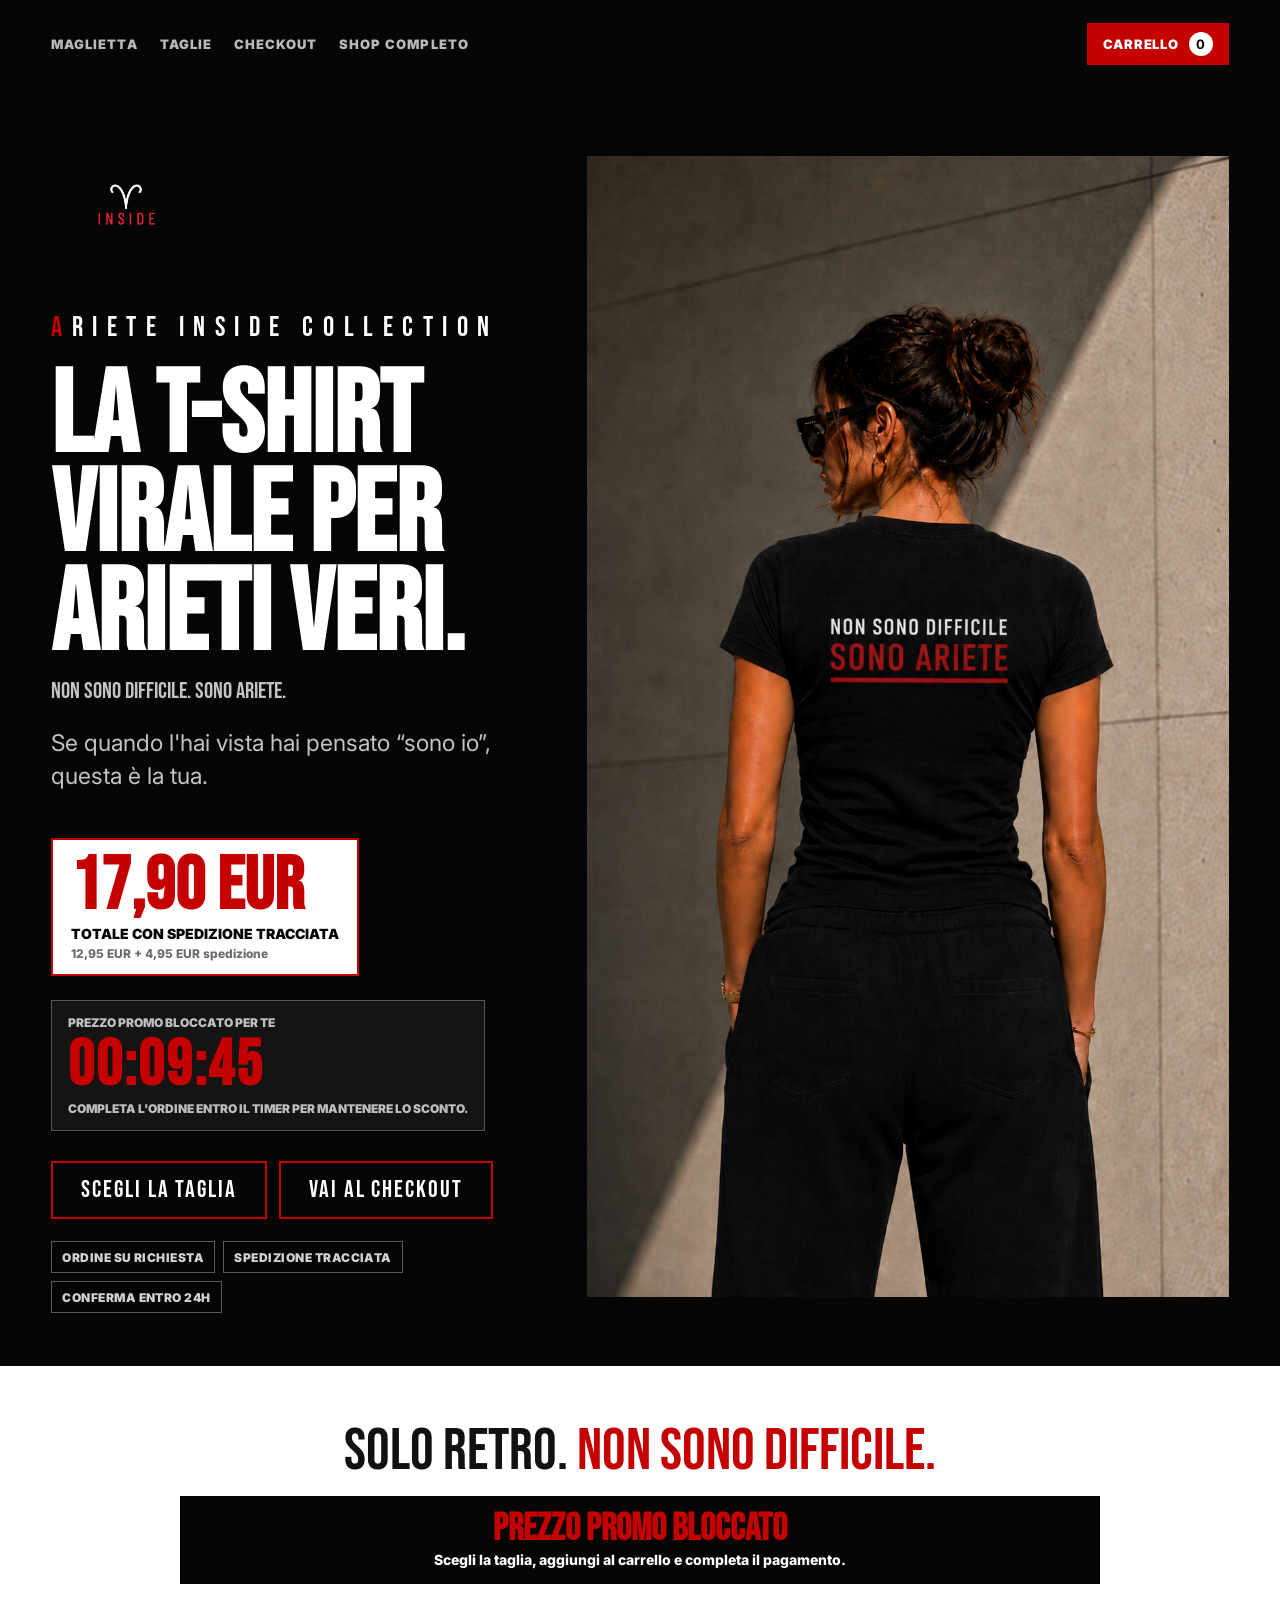
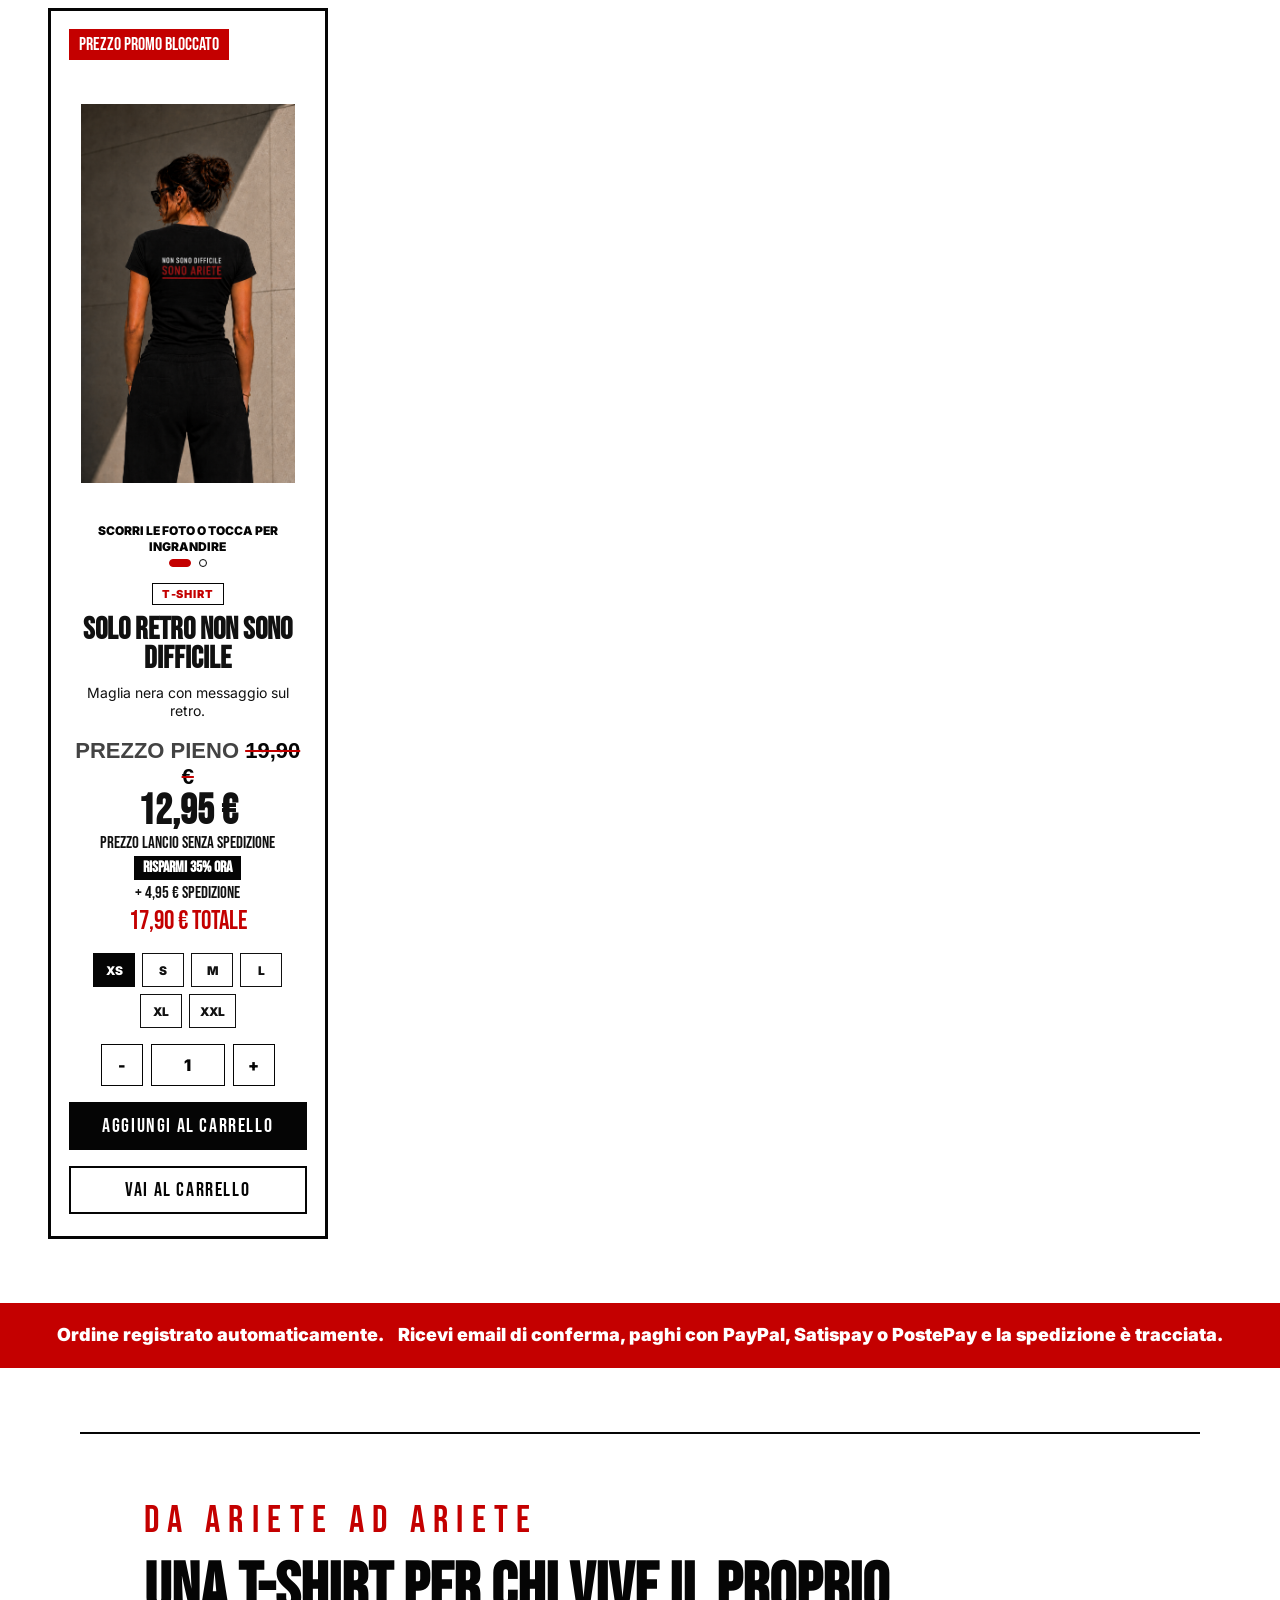
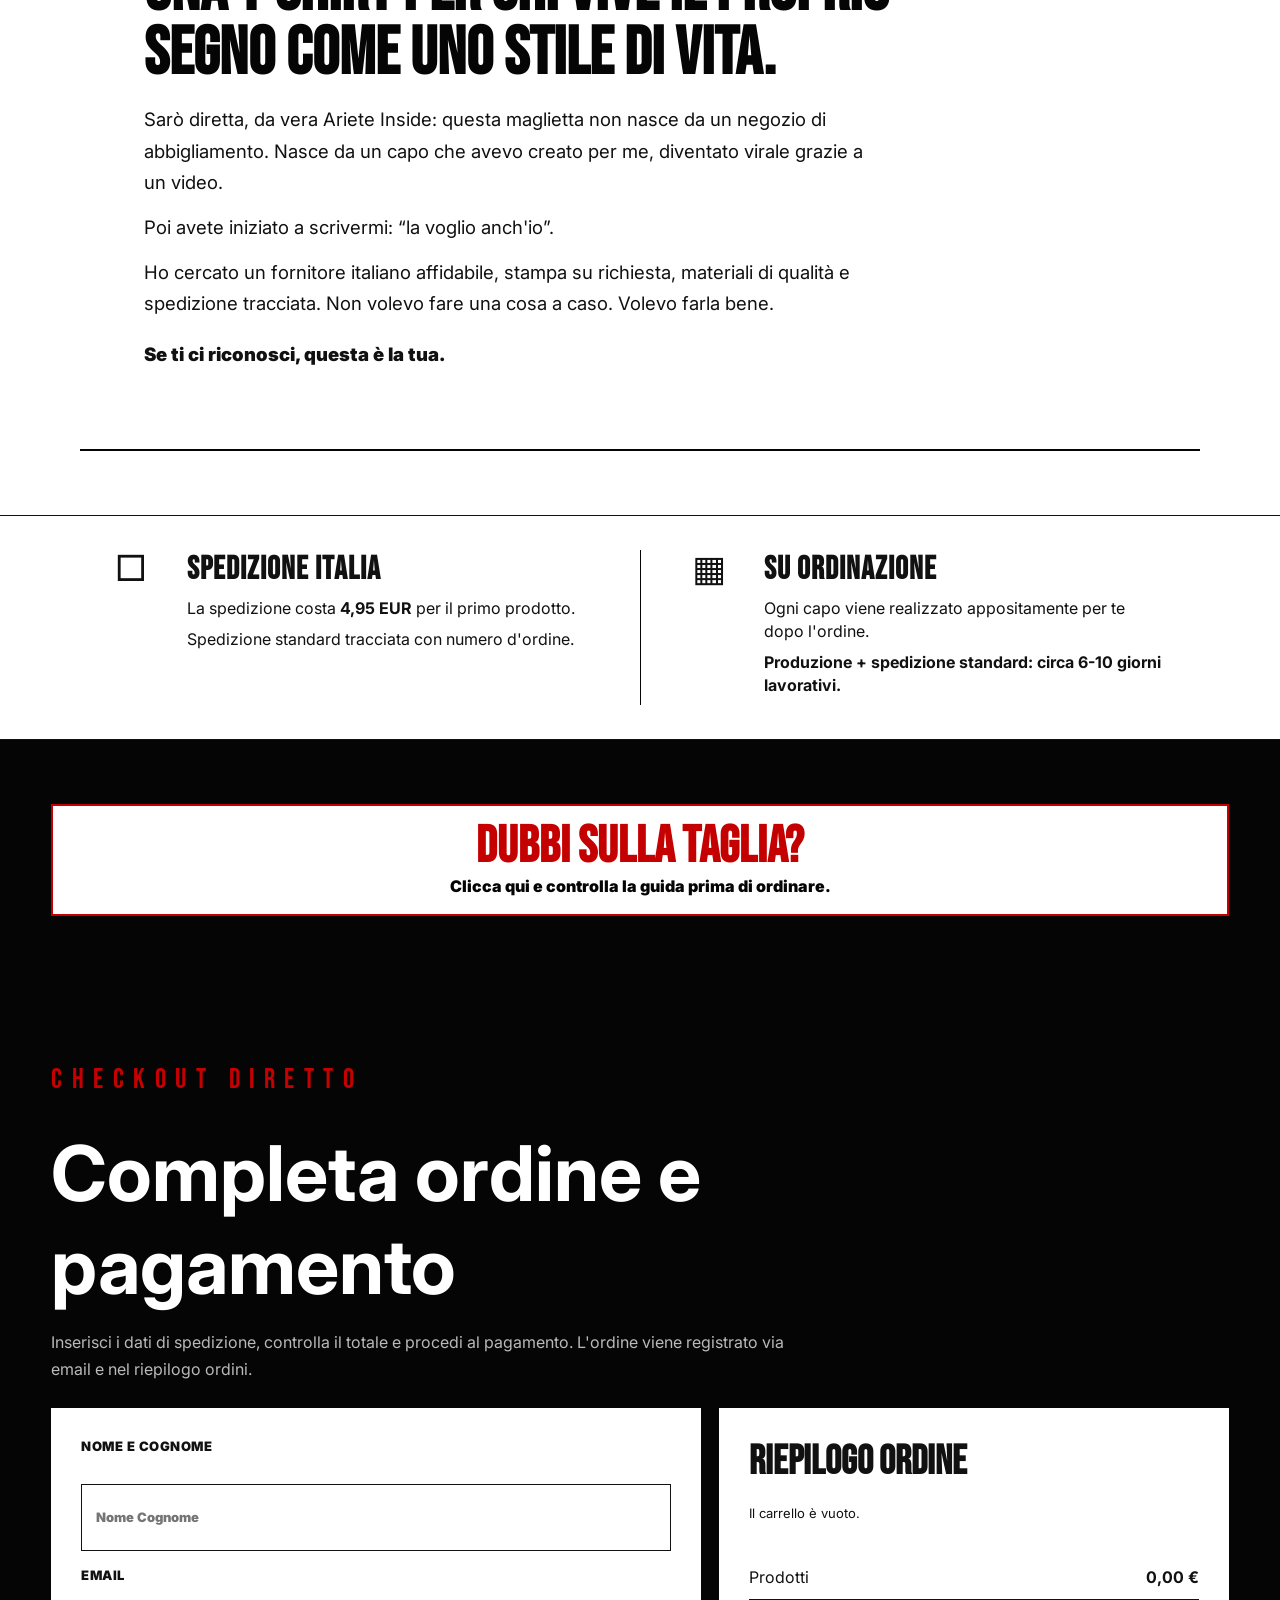
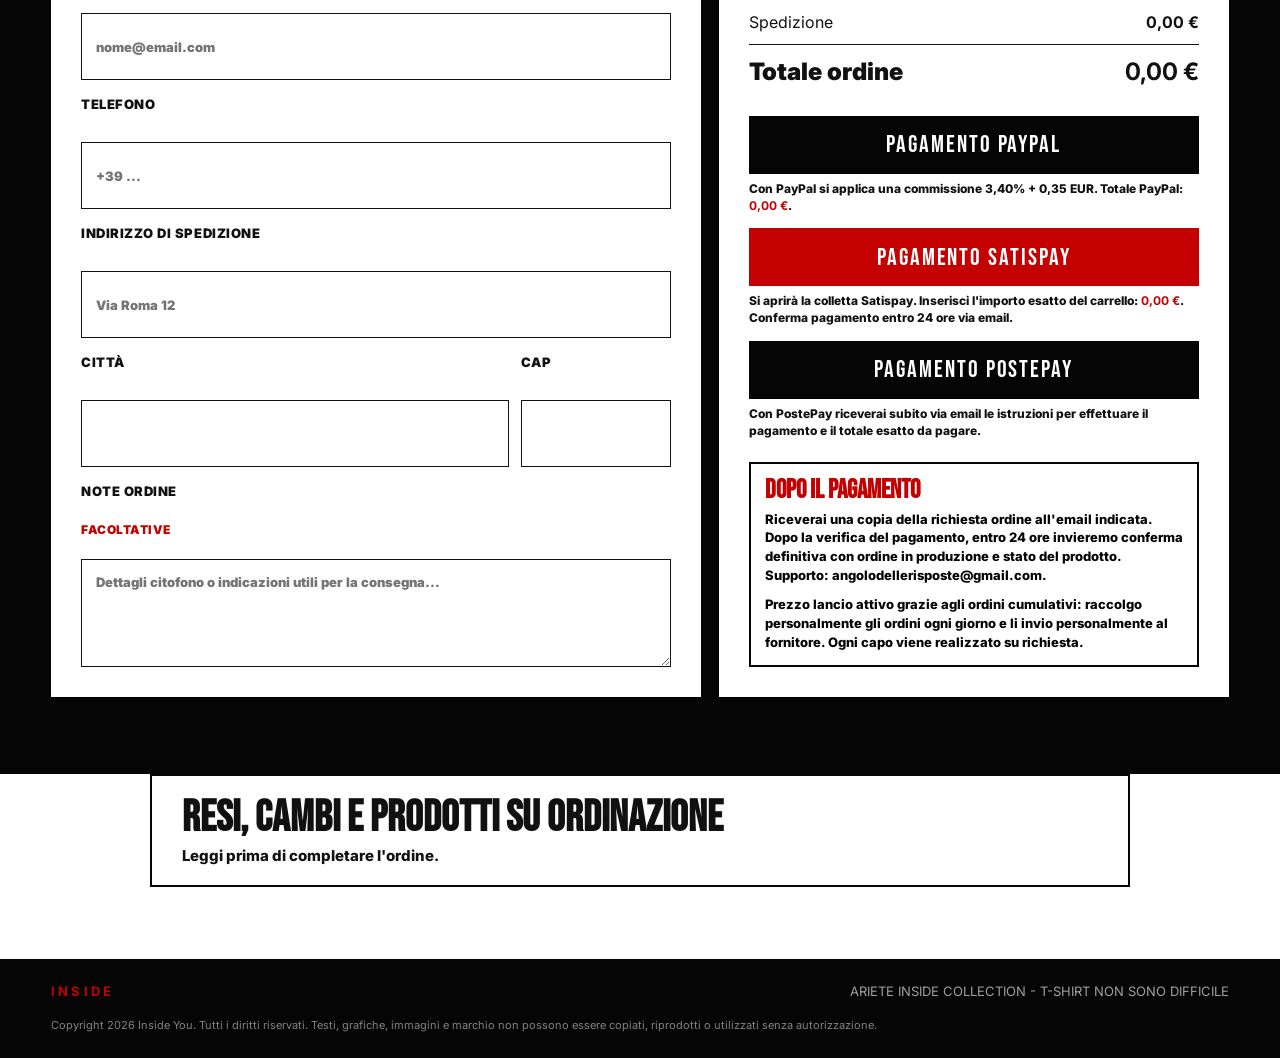
<file: non-sono-difficile.html>
<!doctype html>
<html lang="it">
  <head>
    <meta charset="utf-8" />
    <meta name="viewport" content="width=device-width, initial-scale=1" />
    <title>Non sono difficile, sono Ariete | Ariete Inside</title>
    <meta
      name="description"
      content="T-shirt nera Non sono difficile, sono Ariete. Prezzo promo bloccato, ordine su richiesta e spedizione tracciata in Italia."
    />
    <link rel="preconnect" href="https://fonts.googleapis.com" />
    <link rel="preconnect" href="https://fonts.gstatic.com" crossorigin />
    <link
      href="https://fonts.googleapis.com/css2?family=Bebas+Neue&family=Inter:wght@400;600;700;800;900&display=swap"
      rel="stylesheet"
    />
    <link rel="stylesheet" href="./styles.css?v=40" />
  </head>
  <body
    class="product-landing"
    data-asset-base="."
    data-featured-product="tee-solo-retro"
    data-landing-name="Non sono difficile - Solo retro"
  >
    <header class="topbar">
      <nav class="nav" aria-label="Navigazione">
        <a href="#prodotto">Maglietta</a>
        <a href="#taglie">Taglie</a>
        <a href="#checkout">Checkout</a>
        <a href="./">Shop completo</a>
      </nav>
      <button class="cart-pill" type="button" data-open-cart>
        Carrello <strong data-cart-count>0</strong>
      </button>
    </header>

    <main id="top">
      <section class="single-hero">
        <div class="single-hero-copy">
          <img class="single-logo" src="./inside-logo-original.png" alt="Inside" />
          <p class="collection-label">Ariete Inside Collection</p>
          <h1>La t-shirt virale per Arieti veri.</h1>
          <p class="hero-claim">Non sono difficile. Sono Ariete.</p>
          <p>
            Se quando l'hai vista hai pensato &ldquo;sono io&rdquo;, questa &egrave; la tua.
          </p>
          <div class="landing-total-price" aria-label="Prezzo totale promozionale">
            <strong>17,90 EUR</strong>
            <span>totale con spedizione tracciata</span>
            <small>12,95 EUR + 4,95 EUR spedizione</small>
          </div>
          <div class="countdown-card" data-countdown-card>
            <span>Prezzo promo bloccato per te</span>
            <strong data-countdown>--:--:--</strong>
            <small data-countdown-label>Completa l'ordine entro il timer per mantenere lo sconto.</small>
          </div>
          <div class="hero-actions">
            <button class="cta cta-pulse" type="button" data-quick-size-toggle>Scegli la taglia</button>
            <a class="cta cta-light cta-outline-red" href="#checkout">Vai al checkout</a>
          </div>
          <div class="quick-size-panel" data-quick-size-panel hidden>
            <p>Seleziona la taglia e la aggiungo subito al carrello.</p>
            <div class="quick-size-options" aria-label="Scegli taglia rapida">
              <button type="button" data-quick-add="tee-solo-retro" data-quick-size="XS">XS</button>
              <button type="button" data-quick-add="tee-solo-retro" data-quick-size="S">S</button>
              <button type="button" data-quick-add="tee-solo-retro" data-quick-size="M">M</button>
              <button type="button" data-quick-add="tee-solo-retro" data-quick-size="L">L</button>
              <button type="button" data-quick-add="tee-solo-retro" data-quick-size="XL">XL</button>
              <button type="button" data-quick-add="tee-solo-retro" data-quick-size="XXL">XXL</button>
            </div>
          </div>
          <div class="trust-strip" aria-label="Informazioni rapide">
            <span>Ordine su richiesta</span>
            <span>Spedizione tracciata</span>
            <span>Conferma entro 24h</span>
          </div>
        </div>
        <div class="single-hero-media">
          <img src="./tee-retro-lifestyle-real.png" alt="T-shirt Non sono difficile Sono Ariete indossata sul retro" />
        </div>
      </section>

      <section class="collection focused-product" id="prodotto">
        <div class="section-title">
          <p>Solo retro. <span>Non sono difficile.</span></p>
        </div>
        <div class="urgency-strip">
          <strong>Prezzo promo bloccato</strong>
          <span>Scegli la taglia, aggiungi al carrello e completa il pagamento.</span>
        </div>
        <div class="product-grid featured-grid" data-product-grid="featured" aria-live="polite"></div>
      </section>

      <section class="conversion-reassurance" aria-label="Informazioni per acquistare">
        <strong>Ordine registrato automaticamente.</strong>
        <span>Ricevi email di conferma, paghi con PayPal, Satispay o PostePay e la spedizione &egrave; tracciata.</span>
      </section>

      <section class="authenticity-block landing-authenticity" aria-label="Messaggio da Ariete ad Ariete">
        <p class="collection-label">Da Ariete ad Ariete</p>
        <h2>Una t-shirt per chi vive il proprio segno come uno stile di vita.</h2>
        <p>
          Sar&ograve; diretta, da vera Ariete Inside: questa maglietta non nasce da un negozio di abbigliamento.
          Nasce da un capo che avevo creato per me, diventato virale grazie a un video.
        </p>
        <p>
          Poi avete iniziato a scrivermi: &ldquo;la voglio anch'io&rdquo;.
        </p>
        <p>
          Ho cercato un fornitore italiano affidabile, stampa su richiesta, materiali di qualit&agrave;
          e spedizione tracciata. Non volevo fare una cosa a caso. Volevo farla bene.
        </p>
        <p class="authenticity-closing">Se ti ci riconosci, questa &egrave; la tua.</p>
      </section>

      <section class="info-band landing-info" aria-label="Informazioni essenziali">
        <article>
          <span class="info-icon" aria-hidden="true">&#9633;</span>
          <div>
            <h3>Spedizione Italia</h3>
            <p>La spedizione costa <strong>4,95 EUR</strong> per il primo prodotto.</p>
            <p>Spedizione standard tracciata con numero d'ordine.</p>
          </div>
        </article>
        <article>
          <span class="info-icon" aria-hidden="true">&#9638;</span>
          <div>
            <h3>Su ordinazione</h3>
            <p>Ogni capo viene realizzato appositamente per te dopo l'ordine.</p>
            <p><strong>Produzione + spedizione standard: circa 6-10 giorni lavorativi.</strong></p>
          </div>
        </article>
      </section>

      <section class="size-guide-section" id="taglie" aria-label="Guida alle taglie">
        <details class="size-guide-disclosure">
          <summary>
            <strong>Dubbi sulla taglia?</strong>
            <span>Clicca qui e controlla la guida prima di ordinare.</span>
          </summary>
          <div class="size-guide-grid single-size-grid">
            <article class="size-guide">
              <h3>T-shirt donna</h3>
              <p>Vestibilit&agrave; femminile sfiancata. Misure prese a capo steso, con tolleranza +/- 5%.</p>
              <div class="measure-visual" aria-label="Schema misure t-shirt">
                <figure class="measure-figure">
                  <svg class="measure-svg" viewBox="0 0 260 220" role="img" aria-label="Disegno t-shirt con misura B da ascella ad ascella e misura A dal collo al fondo">
                    <path class="measure-garment" d="M78 28 L106 18 Q130 42 154 18 L182 28 L238 73 L207 112 L184 95 L184 194 L76 194 L76 95 L53 112 L22 73 Z" />
                    <path class="measure-neck" d="M103 21 Q130 53 157 21" />
                    <line class="measure-rule" x1="76" y1="103" x2="184" y2="103" />
                    <line class="measure-tick" x1="76" y1="94" x2="76" y2="112" />
                    <line class="measure-tick" x1="184" y1="94" x2="184" y2="112" />
                    <line class="measure-rule" x1="205" y1="20" x2="205" y2="194" />
                    <line class="measure-tick" x1="196" y1="20" x2="214" y2="20" />
                    <line class="measure-tick" x1="196" y1="194" x2="214" y2="194" />
                    <circle class="measure-label-bg" cx="130" cy="92" r="15" />
                    <text class="measure-label" x="130" y="98">B</text>
                    <circle class="measure-label-bg" cx="218" cy="114" r="15" />
                    <text class="measure-label" x="218" y="120">A</text>
                  </svg>
                </figure>
                <p><strong>B</strong> mezzo torace, da ascella ad ascella. <strong>A</strong> lunghezza corpo, dal collo al fondo.</p>
              </div>
              <table>
                <thead>
                  <tr>
                    <th>Taglia</th>
                    <th>B - Mezzo torace</th>
                    <th>A - Lunghezza corpo</th>
                  </tr>
                </thead>
                <tbody>
                  <tr><td>XS</td><td>34 cm</td><td>60 cm</td></tr>
                  <tr><td>S</td><td>41 cm</td><td>61 cm</td></tr>
                  <tr><td>M</td><td>44 cm</td><td>63 cm</td></tr>
                  <tr><td>L</td><td>47 cm</td><td>65 cm</td></tr>
                  <tr><td>XL</td><td>50 cm</td><td>67 cm</td></tr>
                  <tr><td>XXL</td><td>53 cm</td><td>69 cm</td></tr>
                </tbody>
              </table>
            </article>
          </div>
        </details>
      </section>

      <section class="checkout-panel" id="checkout">
        <div class="checkout-heading">
          <p class="collection-label">Checkout diretto</p>
          <h2>Completa ordine e pagamento</h2>
          <p>
            Inserisci i dati di spedizione, controlla il totale e procedi al pagamento.
            L'ordine viene registrato via email e nel riepilogo ordini.
          </p>
        </div>

        <div class="checkout-layout">
          <form class="checkout-form" data-checkout-form>
            <label>
              Nome e cognome
              <input required name="name" autocomplete="name" minlength="3" placeholder="Nome Cognome" />
            </label>
            <label>
              Email
              <input required type="email" name="email" autocomplete="email" placeholder="nome@email.com" />
            </label>
            <label>
              Telefono
              <input
                required
                type="tel"
                name="phone"
                autocomplete="tel"
                inputmode="tel"
                minlength="8"
                pattern="[0-9+() .-]{8,}"
                placeholder="+39 ..."
                title="Inserisci un numero di telefono valido per il corriere."
              />
            </label>
            <label>
              Indirizzo di spedizione
              <input
                required
                name="address"
                autocomplete="street-address"
                minlength="8"
                placeholder="Via Roma 12"
                title="Inserisci tipo di strada, nome e civico. Esempio: Via Roma 12 oppure Località San Marco snc."
              />
            </label>
            <div class="form-row">
              <label>
                Citt&agrave;
                <input required name="city" autocomplete="address-level2" minlength="2" />
              </label>
              <label>
                CAP
                <input
                  required
                  name="zip"
                  autocomplete="postal-code"
                  inputmode="numeric"
                  pattern="[0-9]{5}"
                  maxlength="5"
                  title="Inserisci un CAP italiano di 5 cifre."
                />
              </label>
            </div>
            <label>
              Note ordine <span class="optional-label">facoltative</span>
              <textarea name="notes" rows="4" placeholder="Dettagli citofono o indicazioni utili per la consegna..."></textarea>
            </label>
          </form>

          <aside class="order-summary" aria-label="Riepilogo ordine">
            <h3>Riepilogo ordine</h3>
            <div class="cart-lines" data-cart-lines>
              <p class="empty-cart">Il carrello &egrave; vuoto.</p>
            </div>
            <div class="summary-row">
              <span>Prodotti</span>
              <strong data-subtotal>0,00 EUR</strong>
            </div>
            <div class="summary-row">
              <span>Spedizione</span>
              <strong data-shipping>0,00 EUR</strong>
            </div>
            <div class="summary-total">
              <span>Totale ordine</span>
              <strong data-total>0,00 EUR</strong>
            </div>
            <div class="payment-actions">
              <button class="pay-button paypal" type="button" data-paypal>Pagamento PayPal</button>
              <p class="payment-note">
                Con PayPal si applica una commissione 3,40% + 0,35 EUR.
                Totale PayPal: <strong data-paypal-total>0,00 EUR</strong>.
              </p>
              <button class="pay-button satispay" type="button" data-satispay>Pagamento Satispay</button>
              <p class="payment-note satispay-note">
                Si aprir&agrave; la colletta Satispay. Inserisci l'importo esatto del carrello:
                <strong data-satispay-total>0,00 EUR</strong>. Conferma pagamento entro 24 ore via email.
              </p>
              <button class="pay-button postepay" type="button" data-postepay>Pagamento PostePay</button>
              <p class="payment-note">
                Con PostePay riceverai subito via email le istruzioni per effettuare il pagamento e il totale esatto da pagare.
              </p>
            </div>
            <div class="confirmation-note">
              <strong>Dopo il pagamento</strong>
              <p>
                Riceverai una copia della richiesta ordine all'email indicata. Dopo la verifica del pagamento,
                entro 24 ore invieremo conferma definitiva con ordine in produzione e stato del prodotto.
                Supporto: angolodellerisposte@gmail.com.
              </p>
              <p>
                Prezzo lancio attivo grazie agli ordini cumulativi: raccolgo personalmente gli ordini ogni giorno e li invio personalmente al fornitore.
                Ogni capo viene realizzato su richiesta.
              </p>
            </div>
          </aside>
        </div>
      </section>

      <section class="policy-section" aria-label="Resi e personalizzazioni">
        <details class="policy-disclosure">
          <summary>
            <strong>Resi, cambi e prodotti su ordinazione</strong>
            <span>Leggi prima di completare l'ordine.</span>
          </summary>
          <div class="policy-content">
            <p>
              Ogni capo viene realizzato su richiesta dopo l'ordine: per questo, una volta inviato al fornitore,
              non &egrave; possibile annullare, cambiare taglia, modificare il prodotto o richiedere il recesso per ripensamento.
            </p>
            <p>
              Prima di pagare controlla con attenzione taglia, modello, grafica, indirizzo e telefono.
              Se noti un errore prima dell'invio definitivo, rispondi subito alla mail di conferma ordine.
            </p>
            <p>
              Se invece ricevi un prodotto errato, difettoso, danneggiato o non conforme a quanto ordinato,
              scrivi entro 14 giorni dalla consegna a <a href="mailto:angolodellerisposte@gmail.com">angolodellerisposte@gmail.com</a>
              allegando foto chiare del problema: verr&agrave; valutata la soluzione pi&ugrave; corretta.
            </p>
          </div>
        </details>
      </section>
    </main>

    <a class="mobile-conversion-bar" href="#prodotto" aria-label="Scegli la taglia e ordina la t-shirt">
      <span>17,90 EUR totale</span>
      <strong>Scegli taglia</strong>
    </a>

    <footer class="footer">
      <strong>Inside</strong>
      <span>Ariete Inside Collection - T-shirt Non sono difficile</span>
      <small>
        Copyright 2026 Inside You. Tutti i diritti riservati. Testi, grafiche, immagini e marchio non possono essere copiati,
        riprodotti o utilizzati senza autorizzazione.
      </small>
    </footer>

    <div class="toast" data-toast role="status" aria-live="polite"></div>
    <div class="order-notice-modal" data-order-notice hidden>
      <div class="order-notice-card" role="dialog" aria-modal="true" aria-labelledby="order-notice-title">
        <button class="order-notice-close" type="button" data-order-notice-close aria-label="Chiudi avviso">Chiudi</button>
        <p class="collection-label">Ariete Inside Collection</p>
        <h2 id="order-notice-title">Ordine su richiesta</h2>
        <p>
          Ogni capo viene realizzato appositamente per te dopo la conferma dell'ordine.
          Dopo il pagamento, controlleremo tutto e riceverai entro 24 ore una mail con lo stato dell'ordine.
        </p>
        <p>
          Questo prezzo lancio &egrave; possibile grazie agli ordini cumulativi: raccolgo personalmente gli ordini ogni giorno e li invio personalmente al fornitore.
        </p>
        <p>
          Controlla bene taglia, prodotto e dati di spedizione: una volta inviato al fornitore, essendo un capo realizzato su richiesta,
          non sar&agrave; possibile modificarlo o recedere per ripensamento.
        </p>
        <p>
          Produzione e spedizione tracciata richiedono indicativamente 6-10 giorni lavorativi.
        </p>
        <div class="order-notice-actions">
          <button class="pay-button" type="button" data-order-notice-continue>Continua al pagamento</button>
          <button class="checkout-button" type="button" data-order-notice-close>Controlla ancora l'ordine</button>
        </div>
      </div>
    </div>
    <div class="redirect-modal" data-redirect-modal hidden>
      <div class="redirect-card" role="dialog" aria-modal="true" aria-labelledby="redirect-title">
        <p class="collection-label">Pagamento</p>
        <h2 id="redirect-title">Ti stiamo reindirizzando</h2>
        <p data-redirect-message>Attendi qualche secondo: stiamo aprendo la modalit&agrave; di pagamento scelta.</p>
      </div>
    </div>
    <div class="image-lightbox" data-lightbox hidden>
      <button class="lightbox-close" type="button" data-close-lightbox aria-label="Chiudi immagine">Chiudi</button>
      <img data-lightbox-image alt="" />
    </div>
    <script src="./app.js?v=70"></script>
  </body>
</html>
</file>
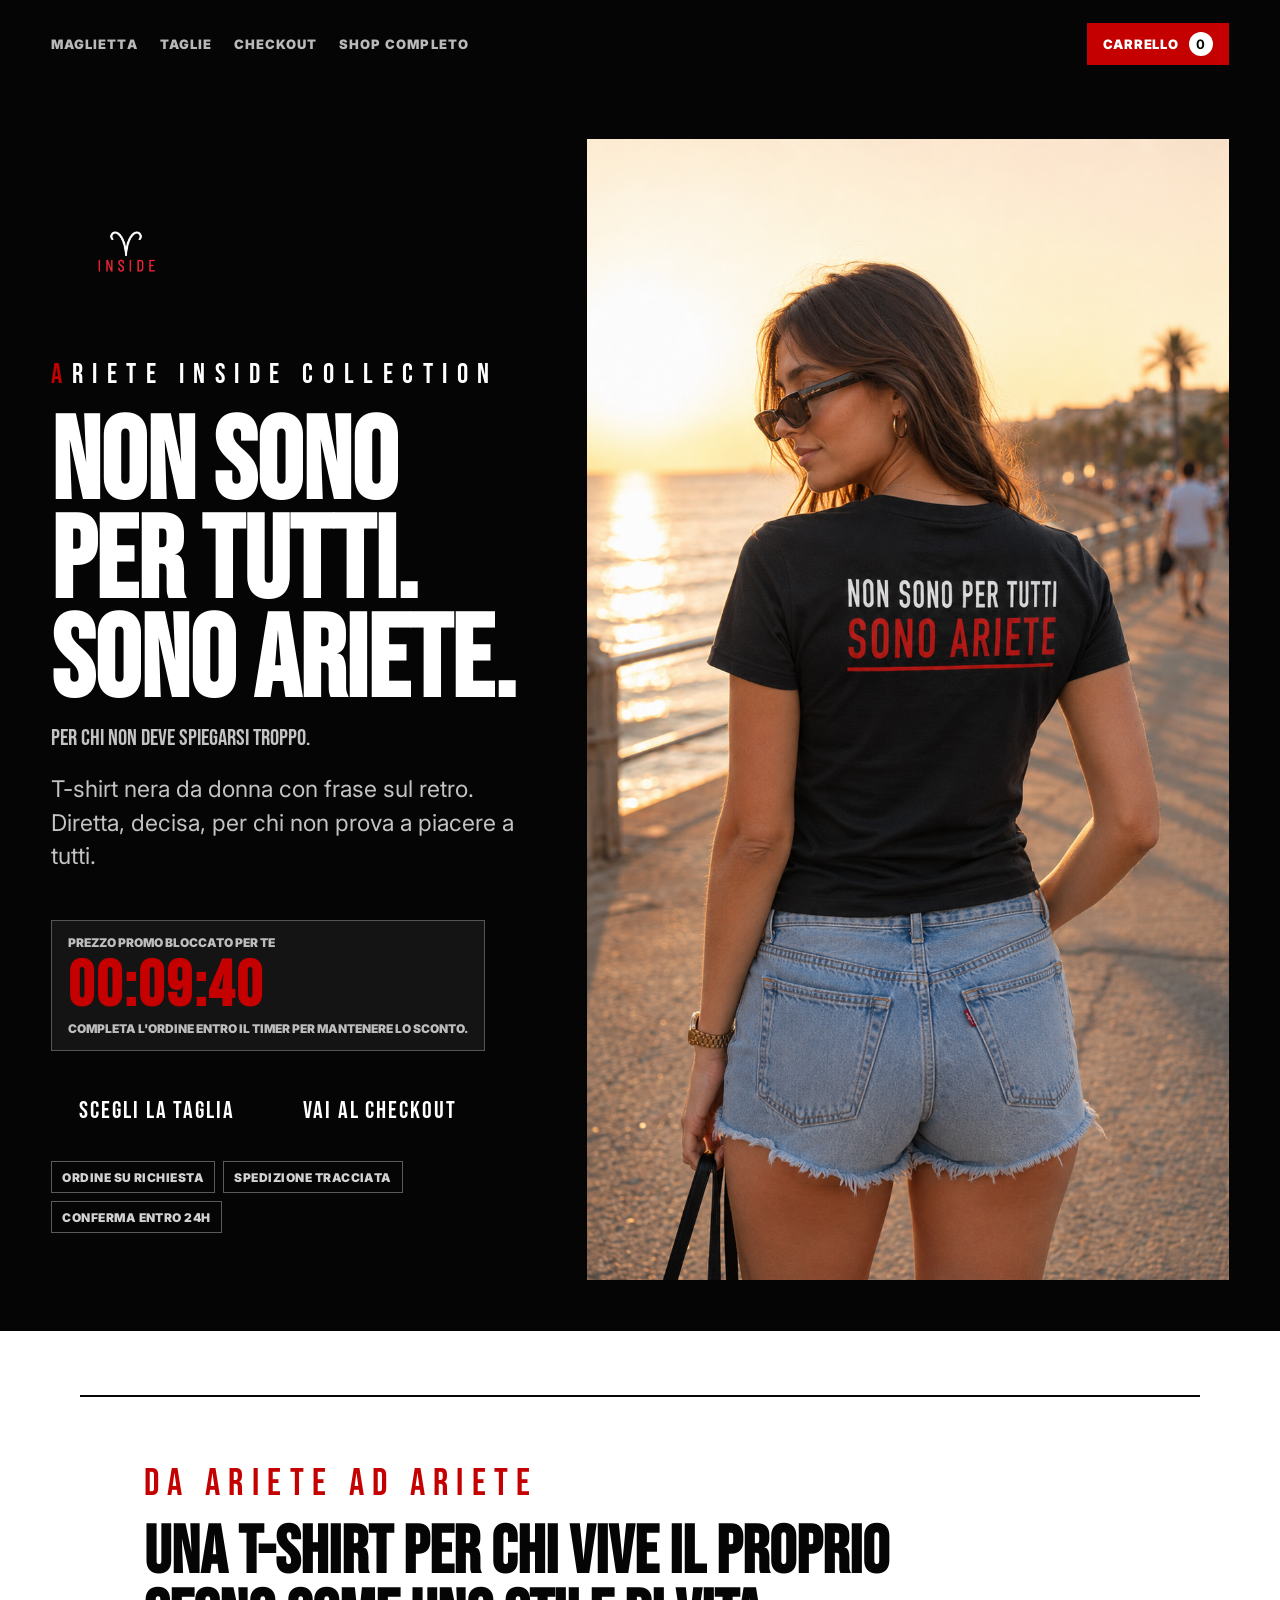
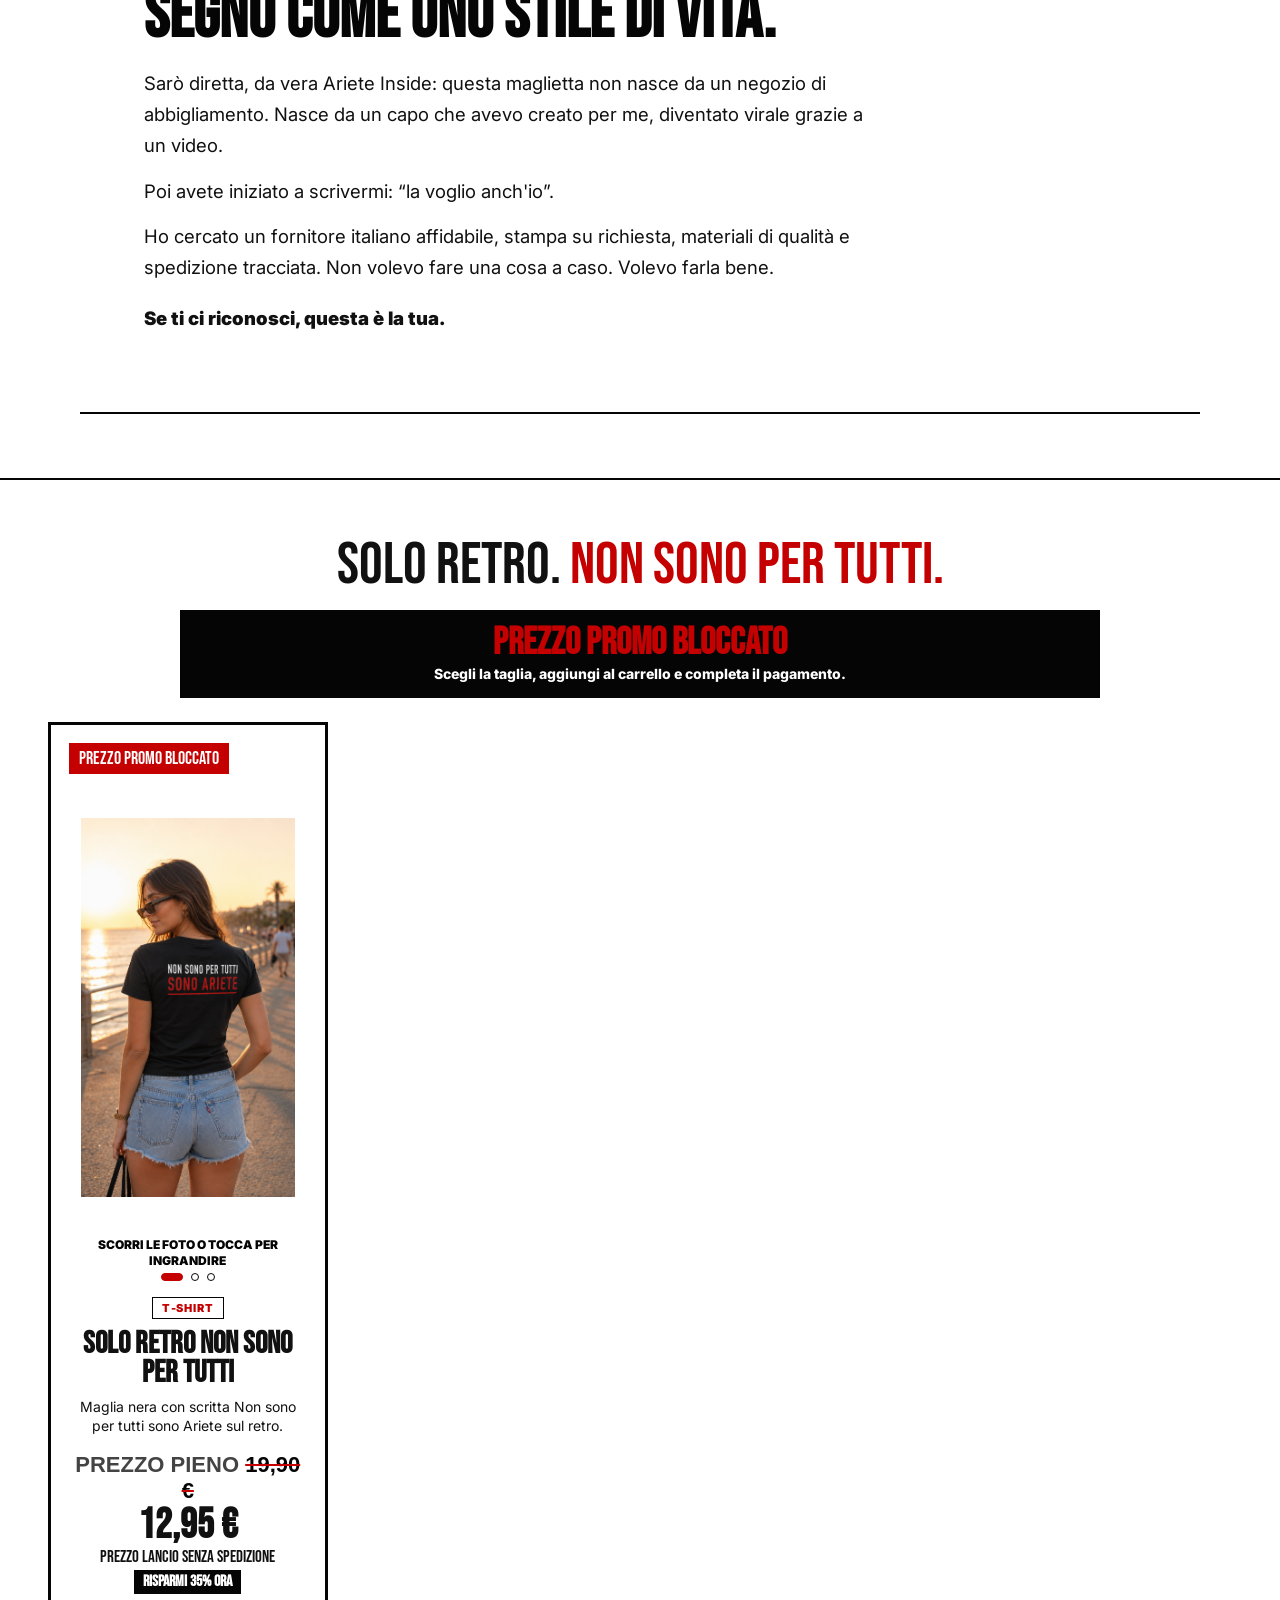
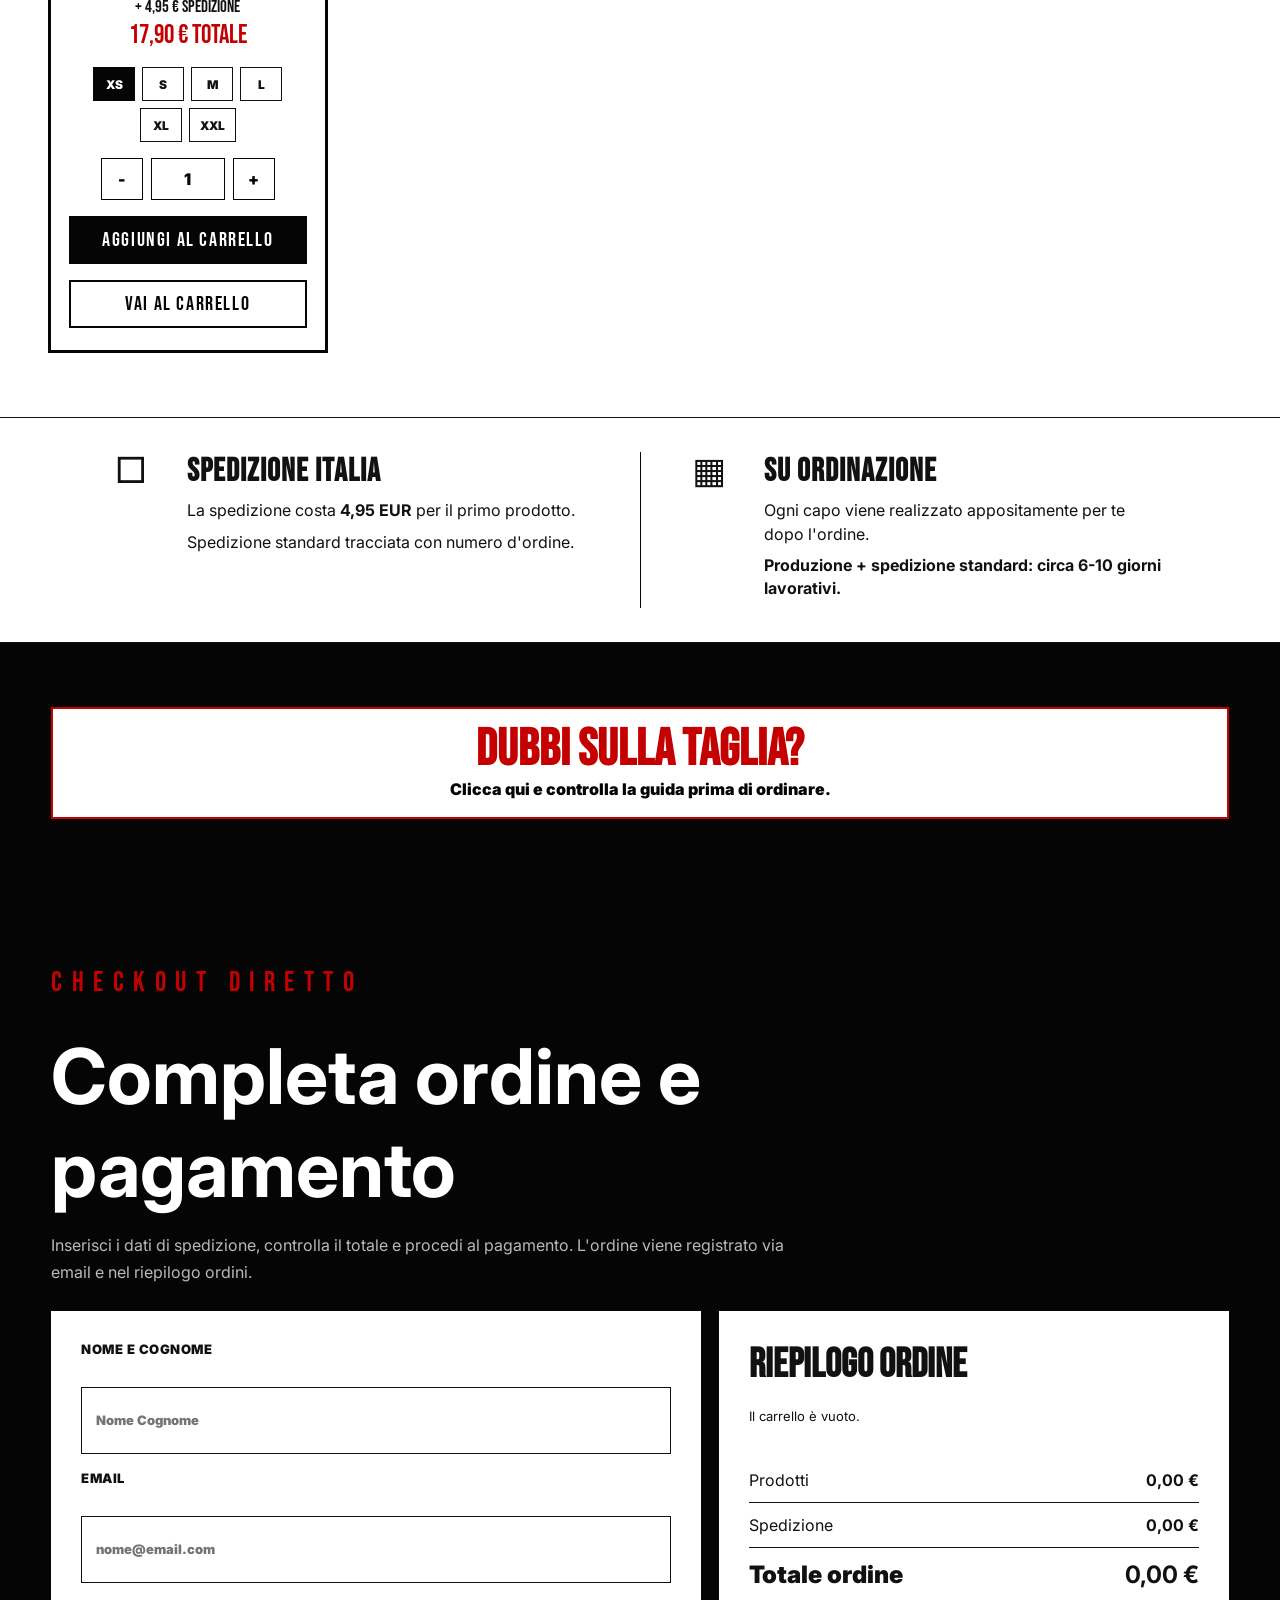
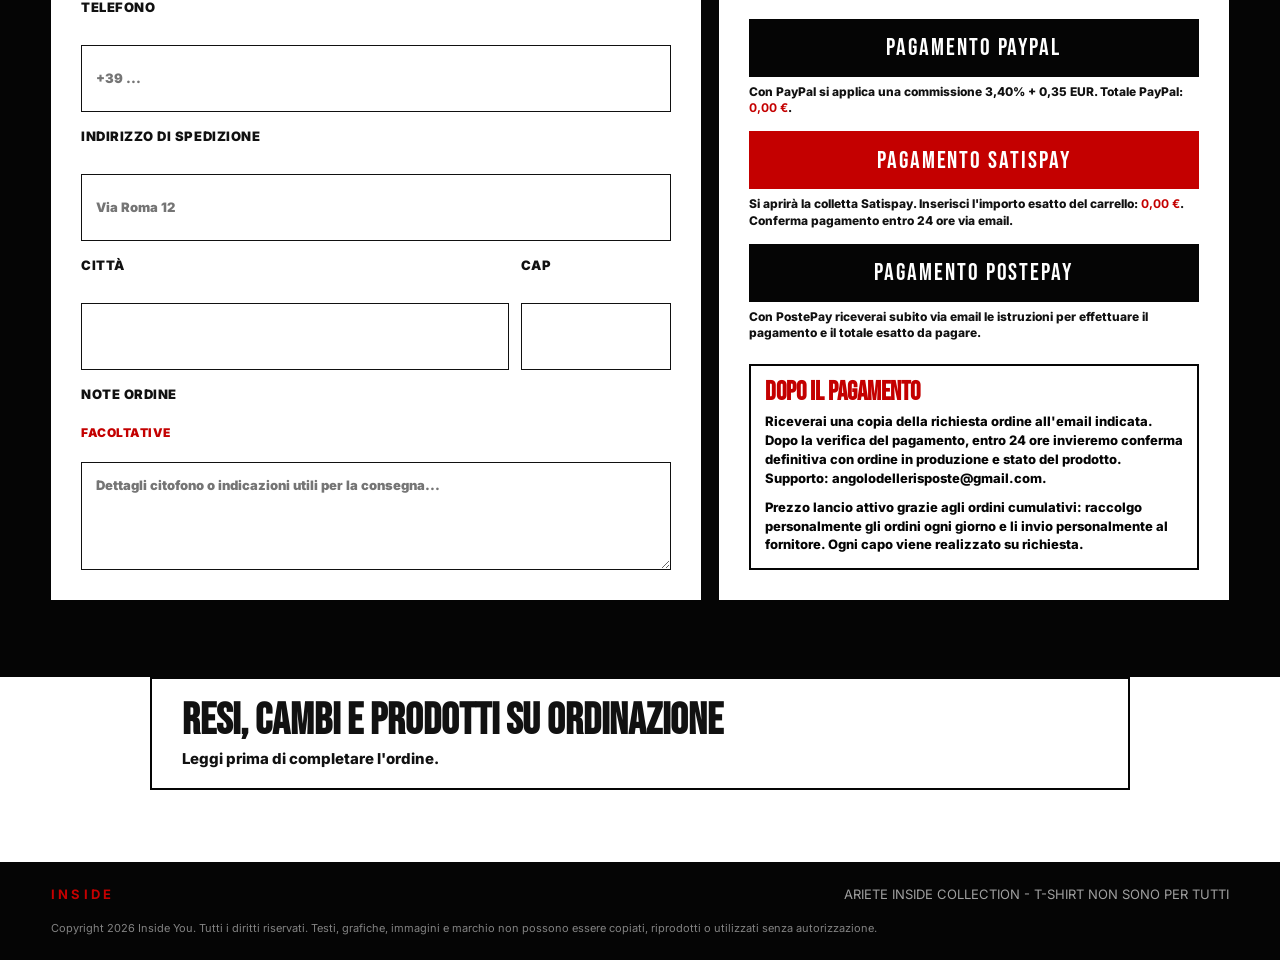
<file: non-sono-per-tutti.html>
<!doctype html>
<html lang="it">
  <head>
    <meta charset="utf-8" />
    <meta name="viewport" content="width=device-width, initial-scale=1" />
    <title>Non sono per tutti, sono Ariete | Ariete Inside</title>
    <meta
      name="description"
      content="T-shirt nera Non sono per tutti, sono Ariete. Prezzo promo bloccato, ordine su richiesta e spedizione tracciata in Italia."
    />
    <link rel="preconnect" href="https://fonts.googleapis.com" />
    <link rel="preconnect" href="https://fonts.gstatic.com" crossorigin />
    <link
      href="https://fonts.googleapis.com/css2?family=Bebas+Neue&family=Inter:wght@400;600;700;800;900&display=swap"
      rel="stylesheet"
    />
    <link rel="stylesheet" href="./styles.css?v=38" />
  </head>
  <body
    class="product-landing"
    data-asset-base="."
    data-featured-product="tee-non-sono-per-tutti-retro"
    data-landing-name="Non sono per tutti - Solo retro"
  >
    <header class="topbar">
      <nav class="nav" aria-label="Navigazione">
        <a href="#prodotto">Maglietta</a>
        <a href="#taglie">Taglie</a>
        <a href="#checkout">Checkout</a>
        <a href="./">Shop completo</a>
      </nav>
      <button class="cart-pill" type="button" data-open-cart>
        Carrello <strong data-cart-count>0</strong>
      </button>
    </header>

    <main id="top">
      <section class="single-hero">
        <div class="single-hero-copy">
          <img class="single-logo" src="./inside-logo-original.png" alt="Inside" />
          <p class="collection-label">Ariete Inside Collection</p>
          <h1>Non sono per tutti. Sono Ariete.</h1>
          <p class="hero-claim">Per chi non deve spiegarsi troppo.</p>
          <p>
            T-shirt nera da donna con frase sul retro. Diretta, decisa, per chi non prova a piacere a tutti.
          </p>
          <div class="countdown-card" data-countdown-card>
            <span>Prezzo promo bloccato per te</span>
            <strong data-countdown>--:--:--</strong>
            <small data-countdown-label>Completa l'ordine entro il timer per mantenere lo sconto.</small>
          </div>
          <div class="hero-actions">
            <a class="cta" href="#prodotto">Scegli la taglia</a>
            <a class="cta cta-light" href="#checkout">Vai al checkout</a>
          </div>
          <div class="trust-strip" aria-label="Informazioni rapide">
            <span>Ordine su richiesta</span>
            <span>Spedizione tracciata</span>
            <span>Conferma entro 24h</span>
          </div>
        </div>
        <div class="single-hero-media">
          <img src="./tee-non-sono-per-tutti-retro-lifestyle.png" alt="T-shirt Non sono per tutti Sono Ariete indossata sul retro" />
        </div>
      </section>

      <section class="authenticity-block landing-authenticity" aria-label="Messaggio da Ariete ad Ariete">
        <p class="collection-label">Da Ariete ad Ariete</p>
        <h2>Una t-shirt per chi vive il proprio segno come uno stile di vita.</h2>
        <p>
          Sar&ograve; diretta, da vera Ariete Inside: questa maglietta non nasce da un negozio di abbigliamento.
          Nasce da un capo che avevo creato per me, diventato virale grazie a un video.
        </p>
        <p>
          Poi avete iniziato a scrivermi: &ldquo;la voglio anch'io&rdquo;.
        </p>
        <p>
          Ho cercato un fornitore italiano affidabile, stampa su richiesta, materiali di qualit&agrave;
          e spedizione tracciata. Non volevo fare una cosa a caso. Volevo farla bene.
        </p>
        <p class="authenticity-closing">Se ti ci riconosci, questa &egrave; la tua.</p>
      </section>

      <section class="collection focused-product" id="prodotto">
        <div class="section-title">
          <p>Solo retro. <span>Non sono per tutti.</span></p>
        </div>
        <div class="urgency-strip">
          <strong>Prezzo promo bloccato</strong>
          <span>Scegli la taglia, aggiungi al carrello e completa il pagamento.</span>
        </div>
        <div class="product-grid featured-grid" data-product-grid="featured" aria-live="polite"></div>
      </section>

      <section class="info-band landing-info" aria-label="Informazioni essenziali">
        <article>
          <span class="info-icon" aria-hidden="true">&#9633;</span>
          <div>
            <h3>Spedizione Italia</h3>
            <p>La spedizione costa <strong>4,95 EUR</strong> per il primo prodotto.</p>
            <p>Spedizione standard tracciata con numero d'ordine.</p>
          </div>
        </article>
        <article>
          <span class="info-icon" aria-hidden="true">&#9638;</span>
          <div>
            <h3>Su ordinazione</h3>
            <p>Ogni capo viene realizzato appositamente per te dopo l'ordine.</p>
            <p><strong>Produzione + spedizione standard: circa 6-10 giorni lavorativi.</strong></p>
          </div>
        </article>
      </section>

      <section class="size-guide-section" id="taglie" aria-label="Guida alle taglie">
        <details class="size-guide-disclosure">
          <summary>
            <strong>Dubbi sulla taglia?</strong>
            <span>Clicca qui e controlla la guida prima di ordinare.</span>
          </summary>
          <div class="size-guide-grid single-size-grid">
            <article class="size-guide">
              <h3>T-shirt donna</h3>
              <p>Vestibilit&agrave; femminile sfiancata. Misure prese a capo steso, con tolleranza +/- 5%.</p>
              <div class="measure-visual" aria-label="Schema misure t-shirt">
                <figure class="measure-figure">
                  <svg class="measure-svg" viewBox="0 0 260 220" role="img" aria-label="Disegno t-shirt con misura B da ascella ad ascella e misura A dal collo al fondo">
                    <path class="measure-garment" d="M78 28 L106 18 Q130 42 154 18 L182 28 L238 73 L207 112 L184 95 L184 194 L76 194 L76 95 L53 112 L22 73 Z" />
                    <path class="measure-neck" d="M103 21 Q130 53 157 21" />
                    <line class="measure-rule" x1="76" y1="103" x2="184" y2="103" />
                    <line class="measure-tick" x1="76" y1="94" x2="76" y2="112" />
                    <line class="measure-tick" x1="184" y1="94" x2="184" y2="112" />
                    <line class="measure-rule" x1="205" y1="20" x2="205" y2="194" />
                    <line class="measure-tick" x1="196" y1="20" x2="214" y2="20" />
                    <line class="measure-tick" x1="196" y1="194" x2="214" y2="194" />
                    <circle class="measure-label-bg" cx="130" cy="92" r="15" />
                    <text class="measure-label" x="130" y="98">B</text>
                    <circle class="measure-label-bg" cx="218" cy="114" r="15" />
                    <text class="measure-label" x="218" y="120">A</text>
                  </svg>
                </figure>
                <p><strong>B</strong> mezzo torace, da ascella ad ascella. <strong>A</strong> lunghezza corpo, dal collo al fondo.</p>
              </div>
              <table>
                <thead>
                  <tr>
                    <th>Taglia</th>
                    <th>B - Mezzo torace</th>
                    <th>A - Lunghezza corpo</th>
                  </tr>
                </thead>
                <tbody>
                  <tr><td>XS</td><td>34 cm</td><td>60 cm</td></tr>
                  <tr><td>S</td><td>41 cm</td><td>61 cm</td></tr>
                  <tr><td>M</td><td>44 cm</td><td>63 cm</td></tr>
                  <tr><td>L</td><td>47 cm</td><td>65 cm</td></tr>
                  <tr><td>XL</td><td>50 cm</td><td>67 cm</td></tr>
                  <tr><td>XXL</td><td>53 cm</td><td>69 cm</td></tr>
                </tbody>
              </table>
            </article>
          </div>
        </details>
      </section>

      <section class="checkout-panel" id="checkout">
        <div class="checkout-heading">
          <p class="collection-label">Checkout diretto</p>
          <h2>Completa ordine e pagamento</h2>
          <p>
            Inserisci i dati di spedizione, controlla il totale e procedi al pagamento.
            L'ordine viene registrato via email e nel riepilogo ordini.
          </p>
        </div>

        <div class="checkout-layout">
          <form class="checkout-form" data-checkout-form>
            <label>
              Nome e cognome
              <input required name="name" autocomplete="name" minlength="3" placeholder="Nome Cognome" />
            </label>
            <label>
              Email
              <input required type="email" name="email" autocomplete="email" placeholder="nome@email.com" />
            </label>
            <label>
              Telefono
              <input
                required
                type="tel"
                name="phone"
                autocomplete="tel"
                inputmode="tel"
                minlength="8"
                pattern="[0-9+() .-]{8,}"
                placeholder="+39 ..."
                title="Inserisci un numero di telefono valido per il corriere."
              />
            </label>
            <label>
              Indirizzo di spedizione
              <input
                required
                name="address"
                autocomplete="street-address"
                minlength="8"
                placeholder="Via Roma 12"
                title="Inserisci tipo di strada, nome e civico. Esempio: Via Roma 12 oppure Località San Marco snc."
              />
            </label>
            <div class="form-row">
              <label>
                Citt&agrave;
                <input required name="city" autocomplete="address-level2" minlength="2" />
              </label>
              <label>
                CAP
                <input
                  required
                  name="zip"
                  autocomplete="postal-code"
                  inputmode="numeric"
                  pattern="[0-9]{5}"
                  maxlength="5"
                  title="Inserisci un CAP italiano di 5 cifre."
                />
              </label>
            </div>
            <label>
              Note ordine <span class="optional-label">facoltative</span>
              <textarea name="notes" rows="4" placeholder="Dettagli citofono o indicazioni utili per la consegna..."></textarea>
            </label>
          </form>

          <aside class="order-summary" aria-label="Riepilogo ordine">
            <h3>Riepilogo ordine</h3>
            <div class="cart-lines" data-cart-lines>
              <p class="empty-cart">Il carrello &egrave; vuoto.</p>
            </div>
            <div class="summary-row">
              <span>Prodotti</span>
              <strong data-subtotal>0,00 EUR</strong>
            </div>
            <div class="summary-row">
              <span>Spedizione</span>
              <strong data-shipping>0,00 EUR</strong>
            </div>
            <div class="summary-total">
              <span>Totale ordine</span>
              <strong data-total>0,00 EUR</strong>
            </div>
            <div class="payment-actions">
              <button class="pay-button paypal" type="button" data-paypal>Pagamento PayPal</button>
              <p class="payment-note">
                Con PayPal si applica una commissione 3,40% + 0,35 EUR.
                Totale PayPal: <strong data-paypal-total>0,00 EUR</strong>.
              </p>
              <button class="pay-button satispay" type="button" data-satispay>Pagamento Satispay</button>
              <p class="payment-note satispay-note">
                Si aprir&agrave; la colletta Satispay. Inserisci l'importo esatto del carrello:
                <strong data-satispay-total>0,00 EUR</strong>. Conferma pagamento entro 24 ore via email.
              </p>
              <button class="pay-button postepay" type="button" data-postepay>Pagamento PostePay</button>
              <p class="payment-note">
                Con PostePay riceverai subito via email le istruzioni per effettuare il pagamento e il totale esatto da pagare.
              </p>
            </div>
            <div class="confirmation-note">
              <strong>Dopo il pagamento</strong>
              <p>
                Riceverai una copia della richiesta ordine all'email indicata. Dopo la verifica del pagamento,
                entro 24 ore invieremo conferma definitiva con ordine in produzione e stato del prodotto.
                Supporto: angolodellerisposte@gmail.com.
              </p>
              <p>
                Prezzo lancio attivo grazie agli ordini cumulativi: raccolgo personalmente gli ordini ogni giorno e li invio personalmente al fornitore.
                Ogni capo viene realizzato su richiesta.
              </p>
            </div>
          </aside>
        </div>
      </section>

      <section class="policy-section" aria-label="Resi e personalizzazioni">
        <details class="policy-disclosure">
          <summary>
            <strong>Resi, cambi e prodotti su ordinazione</strong>
            <span>Leggi prima di completare l'ordine.</span>
          </summary>
          <div class="policy-content">
            <p>
              Ogni capo viene realizzato su richiesta dopo l'ordine: per questo, una volta inviato al fornitore,
              non &egrave; possibile annullare, cambiare taglia, modificare il prodotto o richiedere il recesso per ripensamento.
            </p>
            <p>
              Prima di pagare controlla con attenzione taglia, modello, grafica, indirizzo e telefono.
              Se noti un errore prima dell'invio definitivo, rispondi subito alla mail di conferma ordine.
            </p>
            <p>
              Se invece ricevi un prodotto errato, difettoso, danneggiato o non conforme a quanto ordinato,
              scrivi entro 14 giorni dalla consegna a <a href="mailto:angolodellerisposte@gmail.com">angolodellerisposte@gmail.com</a>
              allegando foto chiare del problema: verr&agrave; valutata la soluzione pi&ugrave; corretta.
            </p>
          </div>
        </details>
      </section>
    </main>

    <footer class="footer">
      <strong>Inside</strong>
      <span>Ariete Inside Collection - T-shirt Non sono per tutti</span>
      <small>
        Copyright 2026 Inside You. Tutti i diritti riservati. Testi, grafiche, immagini e marchio non possono essere copiati,
        riprodotti o utilizzati senza autorizzazione.
      </small>
    </footer>

    <div class="toast" data-toast role="status" aria-live="polite"></div>
    <div class="order-notice-modal" data-order-notice hidden>
      <div class="order-notice-card" role="dialog" aria-modal="true" aria-labelledby="order-notice-title">
        <button class="order-notice-close" type="button" data-order-notice-close aria-label="Chiudi avviso">Chiudi</button>
        <p class="collection-label">Ariete Inside Collection</p>
        <h2 id="order-notice-title">Ordine su richiesta</h2>
        <p>
          Ogni capo viene realizzato appositamente per te dopo la conferma dell'ordine.
          Dopo il pagamento, controlleremo tutto e riceverai entro 24 ore una mail con lo stato dell'ordine.
        </p>
        <p>
          Questo prezzo lancio &egrave; possibile grazie agli ordini cumulativi: raccolgo personalmente gli ordini ogni giorno e li invio personalmente al fornitore.
        </p>
        <p>
          Controlla bene taglia, prodotto e dati di spedizione: una volta inviato al fornitore, essendo un capo realizzato su richiesta,
          non sar&agrave; possibile modificarlo o recedere per ripensamento.
        </p>
        <p>
          Produzione e spedizione tracciata richiedono indicativamente 6-10 giorni lavorativi.
        </p>
        <div class="order-notice-actions">
          <button class="pay-button" type="button" data-order-notice-continue>Continua al pagamento</button>
          <button class="checkout-button" type="button" data-order-notice-close>Controlla ancora l'ordine</button>
        </div>
      </div>
    </div>
    <div class="redirect-modal" data-redirect-modal hidden>
      <div class="redirect-card" role="dialog" aria-modal="true" aria-labelledby="redirect-title">
        <p class="collection-label">Pagamento</p>
        <h2 id="redirect-title">Ti stiamo reindirizzando</h2>
        <p data-redirect-message>Attendi qualche secondo: stiamo aprendo la modalit&agrave; di pagamento scelta.</p>
      </div>
    </div>
    <div class="image-lightbox" data-lightbox hidden>
      <button class="lightbox-close" type="button" data-close-lightbox aria-label="Chiudi immagine">Chiudi</button>
      <img data-lightbox-image alt="" />
    </div>
    <script src="./app.js?v=70"></script>
  </body>
</html>
</file>
<file: styles.css>
:root {
  --black: #050505;
  --ink: #111111;
  --red: #c40000;
  --paper: #ffffff;
  --panel: #ffffff;
  --soft: #ffffff;
  --line: #111111;
  --muted: #111111;
  --white: #ffffff;
  --shadow: 0 22px 70px rgba(0, 0, 0, 0.18);
  --topbar-height: 88px;
}

* {
  box-sizing: border-box;
}

html {
  scroll-behavior: smooth;
  scroll-padding-top: var(--topbar-height);
  overflow-x: hidden;
}

body {
  width: 100%;
  margin: 0;
  padding-top: var(--topbar-height);
  overflow-x: hidden;
  background: var(--white);
  color: var(--ink);
  font-family: Inter, system-ui, -apple-system, BlinkMacSystemFont, "Segoe UI", sans-serif;
}

a {
  color: inherit;
  text-decoration: none;
}

button,
input,
textarea {
  font: inherit;
  max-width: 100%;
}

.topbar {
  position: fixed;
  right: 0;
  left: 0;
  top: 0;
  z-index: 30;
  display: grid;
  grid-template-columns: 1fr auto;
  grid-template-areas: "nav cart";
  align-items: center;
  gap: 18px;
  min-height: 88px;
  padding: 14px clamp(18px, 4vw, 52px);
  background: var(--black);
  color: var(--white);
}

.social-hero {
  display: grid;
  grid-template-columns: minmax(0, 0.95fr) minmax(360px, 1.05fr);
  align-items: center;
  min-height: calc(100vh - 88px);
  background: var(--black);
  color: var(--white);
}

.social-copy {
  display: grid;
  align-content: center;
  padding: clamp(34px, 6vw, 78px);
}

.hero-logo {
  display: block;
  width: min(260px, 58vw);
  aspect-ratio: 1 / 1;
  object-fit: cover;
  object-position: center;
  margin: 0 0 clamp(22px, 3vw, 38px);
}

.social-copy h1,
.lookbook-copy h2 {
  margin: 0 0 24px;
  font-family: "Bebas Neue", Impact, sans-serif;
  font-size: clamp(68px, 8vw, 132px);
  line-height: 0.9;
  text-transform: uppercase;
}

.hero-claim {
  margin: -8px 0 18px;
  color: var(--red);
  font-family: "Bebas Neue", Impact, sans-serif;
  font-size: clamp(27px, 3.2vw, 48px);
  line-height: 0.95;
  text-transform: uppercase;
}

.social-copy p:not(.collection-label),
.lookbook-copy p:not(.collection-label) {
  max-width: 640px;
  color: rgba(255, 255, 255, 0.74);
  font-size: clamp(17px, 1.7vw, 22px);
  line-height: 1.5;
}

.hero-actions {
  display: flex;
  flex-wrap: wrap;
  gap: 12px;
  margin-top: 30px;
}

.trust-strip {
  display: flex;
  flex-wrap: wrap;
  gap: 8px;
  margin-top: 22px;
}

.trust-strip span {
  padding: 8px 10px 7px;
  border: 1px solid rgba(255, 255, 255, 0.34);
  color: rgba(255, 255, 255, 0.82);
  font-size: 12px;
  font-weight: 900;
  letter-spacing: 0.04em;
  text-transform: uppercase;
}

.countdown-card {
  display: grid;
  gap: 6px;
  width: fit-content;
  margin-top: 24px;
  border: 1px solid rgba(255, 255, 255, 0.28);
  padding: 14px 16px 13px;
  background: rgba(255, 255, 255, 0.06);
  color: var(--white);
}

.countdown-card span,
.countdown-card small {
  color: rgba(255, 255, 255, 0.72);
  font-size: 12px;
  font-weight: 900;
  line-height: 1.35;
  text-transform: uppercase;
}

.countdown-card strong {
  color: var(--red);
  font-family: "Bebas Neue", Impact, sans-serif;
  font-size: clamp(40px, 5vw, 72px);
  line-height: 0.9;
  letter-spacing: 0.03em;
}

.countdown-card.expired strong {
  color: var(--white);
}

.cta-light {
  background: var(--white);
  color: var(--black);
}

.cta-pulse {
  position: relative;
  border: 2px solid var(--red);
  box-shadow: 0 0 0 0 rgba(196, 0, 18, 0.72);
  animation: ctaPulse 1.45s ease-in-out infinite;
}

.cta-outline-red {
  border: 2px solid var(--red);
}

@keyframes ctaPulse {
  0%,
  100% {
    box-shadow: 0 0 0 0 rgba(196, 0, 18, 0.6);
  }

  50% {
    box-shadow: 0 0 0 8px rgba(196, 0, 18, 0);
  }
}

.quick-size-panel {
  display: grid;
  gap: 12px;
  max-width: 560px;
  margin-top: 14px;
  border: 2px solid var(--red);
  padding: 14px;
  background: rgba(255, 255, 255, 0.08);
}

.quick-size-panel[hidden] {
  display: none;
}

.quick-size-panel p {
  margin: 0;
  color: var(--white);
  font-size: 14px;
  font-weight: 900;
  line-height: 1.35;
  text-transform: uppercase;
}

.quick-size-options {
  display: grid;
  grid-template-columns: repeat(6, minmax(0, 1fr));
  gap: 8px;
}

.quick-size-options button {
  min-height: 48px;
  border: 1px solid var(--white);
  background: var(--black);
  color: var(--white);
  font-weight: 900;
  cursor: pointer;
}

.quick-size-options button:hover,
.quick-size-options button:focus-visible {
  border-color: var(--red);
  background: var(--red);
  outline: none;
}

.hero-stack {
  display: grid;
  grid-template-columns: minmax(0, 1fr) minmax(130px, 0.62fr);
  grid-template-rows: 1fr 1fr;
  gap: clamp(10px, 1.4vw, 18px);
  align-items: stretch;
  padding: clamp(18px, 3vw, 42px);
  max-height: min(760px, calc(100vh - 110px));
}

.hero-feature {
  grid-template-columns: 1fr;
  grid-template-rows: 1fr;
  padding: clamp(14px, 2.6vw, 36px);
}

.hero-feature img,
.hero-feature img:first-child {
  grid-row: auto;
  aspect-ratio: 16 / 9;
  object-position: center;
}

.hero-stack img,
.lookbook-grid img {
  display: block;
  width: 100%;
  height: 100%;
  min-height: 0;
  object-fit: cover;
}

.hero-stack img:first-child {
  grid-row: 1 / span 2;
  aspect-ratio: 4 / 5;
  object-position: center;
}

.hero-stack img:nth-child(2) {
  aspect-ratio: 1 / 1;
  object-position: center top;
}

.hero-stack .hero-baby {
  aspect-ratio: 1 / 1;
  object-position: center;
}

.single-hero {
  display: grid;
  grid-template-columns: minmax(0, 0.86fr) minmax(360px, 1.14fr);
  gap: clamp(18px, 4vw, 52px);
  align-items: center;
  min-height: calc(100vh - var(--topbar-height));
  padding: clamp(22px, 4vw, 56px);
  background: var(--black);
  color: var(--white);
}

.single-hero-copy {
  display: grid;
  align-content: center;
}

.single-logo {
  display: block;
  width: min(150px, 38vw);
  aspect-ratio: 1 / 1;
  object-fit: cover;
  margin-bottom: 22px;
}

.single-hero h1 {
  margin: 0 0 18px;
  font-family: "Bebas Neue", Impact, sans-serif;
  font-size: clamp(68px, 9vw, 136px);
  line-height: 0.86;
  text-transform: uppercase;
}

.single-hero p:not(.collection-label) {
  max-width: 660px;
  color: rgba(255, 255, 255, 0.76);
  font-size: clamp(17px, 1.8vw, 23px);
  line-height: 1.45;
}

.landing-total-price {
  display: grid;
  gap: 4px;
  width: fit-content;
  margin-top: 22px;
  border: 2px solid var(--red);
  padding: 14px 18px 13px;
  background: var(--white);
  color: var(--black);
}

.landing-total-price strong {
  font-family: "Bebas Neue", Impact, sans-serif;
  font-size: clamp(46px, 6vw, 74px);
  line-height: 0.9;
  color: var(--red);
}

.landing-total-price span {
  font-size: 14px;
  font-weight: 900;
  text-transform: uppercase;
}

.landing-total-price small {
  color: rgba(0, 0, 0, 0.58);
  font-size: 12px;
  font-weight: 800;
}

.single-hero-media {
  min-height: min(760px, calc(100vh - 150px));
}

.single-hero-media img {
  display: block;
  width: 100%;
  height: 100%;
  min-height: 560px;
  object-fit: cover;
  object-position: center 42%;
}

.focused-product {
  border-top: 2px solid var(--black);
}

.featured-grid {
  grid-template-columns: minmax(280px, 680px);
  justify-content: center;
}

.featured-grid .product-card {
  border-width: 3px;
}

.conversion-reassurance {
  display: flex;
  flex-wrap: wrap;
  justify-content: center;
  gap: 8px 14px;
  padding: 20px clamp(18px, 4vw, 52px);
  background: var(--red);
  color: var(--white);
  text-align: center;
}

.conversion-reassurance strong,
.conversion-reassurance span {
  font-size: clamp(14px, 1.8vw, 18px);
  font-weight: 900;
  line-height: 1.35;
}

.mobile-conversion-bar {
  position: fixed;
  left: 12px;
  right: 12px;
  bottom: 12px;
  z-index: 70;
  display: none;
  align-items: center;
  justify-content: space-between;
  gap: 12px;
  border: 2px solid var(--red);
  padding: 12px 12px 11px 16px;
  background: var(--black);
  color: var(--white);
  text-decoration: none;
  box-shadow: 0 18px 42px rgba(0, 0, 0, 0.36);
}

.mobile-conversion-bar span {
  font-family: "Bebas Neue", Impact, sans-serif;
  font-size: 28px;
  line-height: 0.9;
  color: var(--white);
}

.mobile-conversion-bar strong {
  min-width: 126px;
  padding: 12px 14px 11px;
  background: var(--red);
  color: var(--white);
  font-size: 13px;
  font-weight: 900;
  text-align: center;
  text-transform: uppercase;
}

.product-landing .category-rail,
.product-landing .lookbook,
.product-landing .essentials {
  display: none;
}

.single-size-grid {
  grid-template-columns: minmax(280px, 760px);
  justify-content: center;
}

.nav {
  grid-area: nav;
  display: flex;
  gap: 22px;
  color: rgba(255, 255, 255, 0.72);
  font-size: 13px;
  font-weight: 900;
  letter-spacing: 0.08em;
  text-transform: uppercase;
}

.nav a:hover {
  color: var(--white);
}

.cart-pill {
  grid-area: cart;
  justify-self: end;
  display: inline-flex;
  align-items: center;
  gap: 10px;
  min-height: 42px;
  padding: 0 15px;
  border: 1px solid var(--red);
  background: var(--red);
  color: var(--white);
  font-size: 13px;
  font-weight: 900;
  letter-spacing: 0.06em;
  text-transform: uppercase;
  cursor: pointer;
}

.cart-pill strong {
  display: grid;
  min-width: 24px;
  height: 24px;
  place-items: center;
  border-radius: 999px;
  background: var(--white);
  color: var(--black);
}

.campaign-poster {
  height: auto;
  overflow: hidden;
  background: var(--black);
}

.drop-section {
  display: grid;
  grid-template-columns: minmax(0, 0.95fr) minmax(360px, 1.05fr);
  min-height: 72vh;
  background: var(--white);
  color: var(--black);
  border-top: 2px solid var(--black);
  border-bottom: 2px solid var(--black);
}

.tee-drop {
  background: var(--black);
  color: var(--white);
}

.baby-drop {
  background: var(--white);
  color: var(--black);
}

.drop-copy {
  display: grid;
  align-content: center;
  padding: clamp(34px, 6vw, 78px);
}

.drop-copy h2 {
  margin: 0 0 22px;
  font-family: "Bebas Neue", Impact, sans-serif;
  font-size: clamp(58px, 7vw, 112px);
  line-height: 0.9;
  text-transform: uppercase;
}

.drop-copy h2 span {
  color: var(--red);
}

.drop-copy p:not(.collection-label) {
  max-width: 620px;
  font-size: clamp(18px, 2vw, 26px);
  line-height: 1.4;
}

.drop-media {
  display: grid;
  min-height: 560px;
  padding: clamp(18px, 3vw, 42px);
}

.drop-media img {
  display: block;
  width: 100%;
  height: 100%;
  object-fit: cover;
}

.split-media {
  grid-template-columns: 1fr 1fr;
  gap: 12px;
}

.baby-drop .drop-media img {
  object-position: center;
}

.campaign-poster a {
  display: block;
}

.campaign-poster img {
  display: block;
  width: 100%;
  height: auto;
  margin-top: 0;
}

.poster-tee {
  height: auto;
}

.lookbook {
  display: grid;
  grid-template-columns: minmax(280px, 0.72fr) minmax(0, 1.28fr);
  gap: clamp(18px, 3vw, 34px);
  padding: clamp(38px, 6vw, 82px) clamp(18px, 4vw, 52px);
  background: var(--white);
}

.lookbook-dark {
  background: var(--black);
  color: var(--white);
}

.lookbook-copy {
  align-self: center;
}

.lookbook-copy h2 {
  font-size: clamp(48px, 5vw, 86px);
}

.lookbook:not(.lookbook-dark) .lookbook-copy p:not(.collection-label) {
  color: var(--ink);
}

.lookbook-grid {
  display: grid;
  grid-template-columns: repeat(3, minmax(0, 1fr));
  gap: 14px;
}

.lookbook-grid img {
  aspect-ratio: 4 / 5;
}

.tee-lookbook img:nth-child(2) {
  object-position: center top;
}

.collection-label {
  margin: 0 0 24px;
  font-family: "Bebas Neue", Impact, sans-serif;
  font-size: clamp(19px, 2.2vw, 28px);
  letter-spacing: 0.34em;
  text-transform: uppercase;
}

.collection-label::first-letter {
  color: var(--red);
}

.authenticity-block {
  padding: clamp(42px, 6vw, 76px) clamp(22px, 6vw, 92px);
  background: var(--black);
  color: var(--white);
  border-top: 2px solid var(--red);
  border-bottom: 2px solid var(--red);
}

.authenticity-block .collection-label {
  margin-bottom: 16px;
  color: var(--red);
  font-size: clamp(24px, 3vw, 38px);
  letter-spacing: 0.22em;
}

.authenticity-block .collection-label::first-letter {
  color: var(--red);
}

.authenticity-block h2 {
  max-width: 980px;
  margin-bottom: 18px;
  font-family: "Bebas Neue", Impact, sans-serif;
  font-size: clamp(46px, 6vw, 92px);
  line-height: 0.92;
  text-transform: uppercase;
}

.authenticity-block p:not(.collection-label) {
  max-width: 880px;
  margin-bottom: 14px;
  font-size: clamp(16px, 1.8vw, 22px);
  line-height: 1.55;
  color: #f4f4f4;
}

.authenticity-block .authenticity-closing {
  margin-top: 20px;
  color: var(--white);
  font-weight: 900;
}

.landing-authenticity {
  width: min(1120px, calc(100% - 36px));
  margin: clamp(28px, 5vw, 66px) auto;
  padding: clamp(34px, 5vw, 64px) clamp(22px, 5vw, 72px);
  background: var(--white);
  color: var(--black);
  border-top: 2px solid var(--black);
  border-bottom: 2px solid var(--black);
}

.landing-authenticity h2 {
  max-width: 760px;
  font-size: clamp(40px, 5.2vw, 72px);
  line-height: 0.96;
}

.landing-authenticity p:not(.collection-label) {
  max-width: 720px;
  font-size: clamp(16px, 1.45vw, 20px);
  line-height: 1.68;
  color: var(--ink);
}

.landing-authenticity .authenticity-closing {
  color: var(--red);
}

h1,
h2,
h3,
p {
  margin-top: 0;
}

.section-title p,
.price-strip strong {
  font-family: "Bebas Neue", Impact, sans-serif;
  letter-spacing: 0;
  text-transform: uppercase;
}

.section-title span {
  color: var(--red);
}

.cta,
.pay-button,
.add-button,
.checkout-button {
  display: inline-flex;
  align-items: center;
  justify-content: center;
  min-height: 58px;
  padding: 0 28px;
  border: 0;
  background: var(--black);
  color: var(--white);
  font-family: "Bebas Neue", Impact, sans-serif;
  font-size: 24px;
  letter-spacing: 0.08em;
  text-transform: uppercase;
  cursor: pointer;
}

.cta:hover,
.add-button:hover,
.checkout-button:hover,
.pay-button:hover {
  transform: translateY(-1px);
}

.hero-actions .cta-pulse {
  border: 2px solid var(--red);
}

.hero-actions .cta-outline-red {
  border: 2px solid var(--red);
}

.collection {
  padding: clamp(30px, 5vw, 58px) clamp(18px, 4vw, 48px) clamp(34px, 5vw, 64px);
  background: var(--white);
}

.bestseller-section {
  border-top: 2px solid var(--black);
  border-bottom: 2px solid var(--black);
  background: var(--white);
}

.bestseller-section .product-card {
  border-width: 3px;
}

.section-title {
  margin-bottom: 24px;
  text-align: center;
}

.section-title p {
  margin: 0;
  font-size: clamp(38px, 4.6vw, 60px);
  line-height: 0.95;
}

.product-grid {
  display: grid;
  grid-template-columns: repeat(4, minmax(0, 1fr));
  gap: clamp(12px, 2vw, 22px);
}

.tee-grid {
  grid-template-columns: repeat(3, minmax(0, 1fr));
}

.bestseller-grid {
  grid-template-columns: repeat(3, minmax(0, 1fr));
}

.urgency-strip {
  display: grid;
  gap: 4px;
  width: min(920px, 100%);
  margin: -8px auto 24px;
  padding: 14px 18px;
  border: 2px solid var(--black);
  background: var(--black);
  color: var(--white);
  text-align: center;
}

.urgency-strip strong {
  color: var(--red);
  font-family: "Bebas Neue", Impact, sans-serif;
  font-size: clamp(28px, 3vw, 42px);
  line-height: 0.9;
  text-transform: uppercase;
}

.urgency-strip span {
  font-size: 14px;
  font-weight: 800;
}

.category-rail {
  position: sticky;
  top: var(--topbar-height);
  z-index: 20;
  display: flex;
  justify-content: center;
  gap: 8px;
  padding: 10px clamp(14px, 4vw, 48px);
  overflow-x: auto;
  background: var(--white);
  border-bottom: 2px solid var(--black);
  scrollbar-width: none;
}

.category-rail::-webkit-scrollbar {
  display: none;
}

.category-rail a {
  flex: 0 0 auto;
  min-height: 38px;
  padding: 10px 14px 8px;
  border: 2px solid var(--black);
  background: var(--white);
  color: var(--black);
  font-family: "Bebas Neue", Impact, sans-serif;
  font-size: 20px;
  line-height: 1;
  text-decoration: none;
  text-transform: uppercase;
}

.category-rail a:hover {
  background: var(--black);
  color: var(--white);
}

.baby-grid {
  grid-template-columns: minmax(280px, 620px);
  justify-content: center;
}

.product-card {
  display: grid;
  gap: 16px;
  align-content: start;
  position: relative;
  padding: 18px 18px 22px;
  background: var(--white);
  border: 2px solid var(--black);
  border-radius: 0;
  box-shadow: none;
}

.launch-badge {
  justify-self: start;
  width: fit-content;
  padding: 7px 10px 6px;
  background: var(--red);
  color: var(--white);
  font-family: "Bebas Neue", Impact, sans-serif;
  font-size: 18px;
  line-height: 1;
  text-transform: uppercase;
}

.launch-badge.expired {
  background: var(--black);
}

.bestseller-section .launch-badge {
  background: var(--black);
}

.product-media {
  position: relative;
  display: grid;
  place-items: center;
  min-height: clamp(360px, 34vw, 520px);
  padding: 6px;
  background: var(--white);
  overflow: hidden;
}

.product-media.single img {
  width: min(100%, 520px);
}

.gallery-frame {
  display: grid;
  place-items: center;
  width: 100%;
  min-width: 0;
  border: 0;
  padding: 0;
  background: transparent;
  cursor: zoom-in;
}

.product-media.duo {
  display: flex;
  align-items: center;
  justify-content: flex-start;
  gap: 0;
  overflow-x: auto;
  overscroll-behavior-x: contain;
  scroll-snap-type: x mandatory;
  scrollbar-width: none;
  -webkit-overflow-scrolling: touch;
}

.product-media.duo img {
  width: 100%;
  max-height: clamp(360px, 34vw, 520px);
  padding: 0 6px;
}

.product-media.duo .gallery-frame {
  flex: 0 0 100%;
  scroll-snap-align: center;
  scroll-snap-stop: always;
}

.product-media img {
  display: block;
  max-width: 100%;
  height: auto;
  object-fit: contain;
}

.product-media.duo::-webkit-scrollbar {
  display: none;
}

.gallery-dots {
  display: flex;
  justify-content: center;
  gap: 8px;
  margin-top: -6px;
}

.gallery-hint {
  margin: -4px 0 -6px;
  color: var(--black);
  font-size: 12px;
  font-weight: 900;
  line-height: 1.35;
  text-align: center;
  text-transform: uppercase;
}

.gallery-dot {
  width: 8px;
  height: 8px;
  border: 1px solid var(--black);
  border-radius: 999px;
  padding: 0;
  background: transparent;
  cursor: pointer;
}

.gallery-dot.active {
  width: 22px;
  background: var(--red);
  border-color: var(--red);
}

.product-copy {
  display: grid;
  gap: 10px;
  text-align: center;
}

.product-type {
  justify-self: center;
  padding: 5px 9px 4px;
  border: 1px solid var(--black);
  color: var(--red);
  font-size: 11px;
  font-weight: 900;
  letter-spacing: 0.08em;
  line-height: 1;
  text-transform: uppercase;
}

.product-copy h3 {
  margin: 0;
  font-family: "Bebas Neue", Impact, sans-serif;
  font-size: clamp(24px, 2.4vw, 36px);
  line-height: 0.95;
  text-transform: uppercase;
}

.product-copy p {
  min-height: 40px;
  margin: 0;
  font-size: 14px;
  line-height: 1.35;
}

.product-price {
  display: grid;
  gap: 3px;
  justify-items: center;
  padding-top: 4px;
  font-family: "Bebas Neue", Impact, sans-serif;
  text-transform: uppercase;
}

.product-price strong {
  font-size: 42px;
  line-height: 0.9;
}

.product-price span {
  font-size: 17px;
}

.product-price .was-price {
  color: rgba(14, 14, 14, 0.78);
  font-family: Arial, sans-serif;
  font-size: 22px;
  font-weight: 800;
  letter-spacing: 0;
}

.product-price .was-price s {
  color: var(--black);
  text-decoration-color: var(--red);
  text-decoration-thickness: 1.5px;
  text-underline-offset: 2px;
}

.product-price b {
  padding: 4px 9px;
  background: var(--black);
  color: var(--white);
  font-size: 16px;
  line-height: 1;
}

.product-price em {
  color: var(--red);
  font-size: 26px;
  font-style: normal;
}

.options {
  display: flex;
  flex-wrap: wrap;
  justify-content: center;
  gap: 7px;
}

.option {
  min-width: 42px;
  min-height: 34px;
  padding: 0 10px;
  border: 1px solid var(--line);
  background: var(--white);
  color: var(--ink);
  font-size: 12px;
  font-weight: 900;
  text-transform: uppercase;
  cursor: pointer;
}

.option.selected {
  border-color: var(--black);
  background: var(--black);
  color: var(--white);
}

.quantity-control {
  display: grid;
  grid-template-columns: 42px minmax(58px, 74px) 42px;
  justify-content: center;
  gap: 8px;
}

.quantity-control button,
.quantity-control input {
  height: 42px;
  border: 1px solid var(--black);
  background: var(--white);
  color: var(--black);
  text-align: center;
  font-weight: 900;
}

.quantity-control button {
  cursor: pointer;
}

.quantity-control input {
  appearance: textfield;
}

.quantity-control input::-webkit-outer-spin-button,
.quantity-control input::-webkit-inner-spin-button {
  margin: 0;
  appearance: none;
}

.add-button,
.checkout-button {
  width: 100%;
  min-height: 48px;
  font-size: 20px;
}

.checkout-button {
  border: 2px solid var(--black);
  background: var(--white);
  color: var(--black);
}

.price-strip,
.size-strip {
  display: grid;
  justify-items: center;
  margin: 28px auto 0;
  text-align: center;
}

.price-strip strong {
  font-size: clamp(66px, 8vw, 96px);
  line-height: 0.86;
}

.price-strip span {
  font-family: "Bebas Neue", Impact, sans-serif;
  font-size: 30px;
  text-transform: uppercase;
}

.price-strip em,
.size-strip {
  margin-top: 14px;
  min-width: min(330px, 100%);
  padding: 10px 26px;
  border: 2px solid var(--black);
  border-radius: 0;
  background: var(--white);
  color: var(--ink);
  font-family: "Bebas Neue", Impact, sans-serif;
  font-size: 24px;
  font-style: normal;
  letter-spacing: 0.06em;
  text-transform: uppercase;
}

.size-strip {
  display: flex;
  align-items: center;
  justify-content: center;
  gap: 14px;
  max-width: 560px;
  background: var(--black);
  color: var(--white);
}

.tee-details {
  display: grid;
  grid-template-columns: minmax(0, 0.95fr) minmax(360px, 1.05fr);
  gap: clamp(20px, 4vw, 52px);
  padding: clamp(42px, 6vw, 88px) clamp(18px, 4vw, 52px);
  background: var(--black);
  color: var(--white);
}

.cap-details {
  background: var(--white);
  color: var(--black);
  border-top: 2px solid var(--black);
  border-bottom: 2px solid var(--black);
}

.baby-details {
  background: var(--black);
  color: var(--white);
}

.cap-details .tee-description p {
  color: var(--black);
}

.cap-details .detail-list li {
  border-color: var(--black);
  color: var(--black);
}

.cap-details .size-guide {
  border: 2px solid var(--black);
}

.tee-description {
  align-self: center;
}

.tee-description h2 {
  margin: 0 0 18px;
  font-family: "Bebas Neue", Impact, sans-serif;
  font-size: clamp(46px, 5.2vw, 88px);
  line-height: 0.92;
  text-transform: uppercase;
}

.tee-description p {
  max-width: 720px;
  color: rgba(255, 255, 255, 0.74);
  font-size: clamp(16px, 1.5vw, 20px);
  line-height: 1.55;
}

.detail-list {
  display: grid;
  gap: 10px;
  margin: 24px 0 0;
  padding: 0;
  list-style: none;
}

.detail-list li {
  padding: 13px 14px;
  border: 1px solid var(--white);
  color: var(--white);
  font-weight: 800;
}

.size-guide {
  align-self: start;
  padding: clamp(18px, 3vw, 30px);
  background: var(--white);
  color: var(--black);
}

.size-guide h3 {
  margin: 0 0 8px;
  font-family: "Bebas Neue", Impact, sans-serif;
  font-size: clamp(38px, 4vw, 62px);
  text-transform: uppercase;
}

.size-guide p {
  margin-bottom: 16px;
  font-weight: 700;
}

.measure-visual {
  display: grid;
  gap: 10px;
  margin: 18px 0;
  padding: 16px;
  border: 1px solid var(--black);
  background: #f7f7f7;
}

.measure-visual p {
  margin: 0;
  font-size: 13px;
  line-height: 1.45;
}

.measure-figure {
  display: grid;
  place-items: center;
  margin: 0;
}

.measure-svg {
  display: block;
  width: min(260px, 100%);
  height: auto;
  filter: drop-shadow(0 10px 18px rgba(0, 0, 0, 0.08));
}

.measure-garment {
  fill: var(--white);
  stroke: var(--black);
  stroke-width: 4;
  stroke-linejoin: round;
  vector-effect: non-scaling-stroke;
}

.measure-neck,
.measure-seam {
  fill: none;
  stroke: var(--black);
  stroke-width: 4;
  stroke-linecap: round;
  vector-effect: non-scaling-stroke;
}

.measure-seam {
  stroke-width: 3;
  stroke-dasharray: 5 5;
}

.measure-rule,
.measure-tick {
  stroke: var(--red);
  stroke-width: 4;
  stroke-linecap: round;
  vector-effect: non-scaling-stroke;
}

.measure-tick {
  stroke-width: 3;
}

.measure-label-bg {
  fill: var(--white);
  stroke: var(--red);
  stroke-width: 3;
  vector-effect: non-scaling-stroke;
}

.measure-label {
  fill: var(--red);
  font-family: Inter, system-ui, sans-serif;
  font-size: 18px;
  font-weight: 900;
  text-anchor: middle;
}

.size-guide table {
  width: 100%;
  border-collapse: collapse;
  text-align: left;
}

.size-guide th,
.size-guide td {
  padding: 12px 10px;
  border-bottom: 1px solid var(--black);
}

.size-guide th {
  background: var(--black);
  color: var(--white);
  font-size: 13px;
  text-transform: uppercase;
}

.size-guide td:first-child {
  color: var(--red);
  font-weight: 900;
}

.essentials {
  padding: clamp(42px, 6vw, 82px) clamp(18px, 4vw, 52px);
  background: var(--white);
  border-top: 2px solid var(--black);
}

.size-guide-section {
  padding: clamp(36px, 5vw, 70px) clamp(18px, 4vw, 52px);
  background: var(--black);
  color: var(--white);
}

.size-guide-disclosure {
  max-width: 1220px;
  margin: 0 auto;
}

.size-guide-disclosure summary {
  display: grid;
  gap: 6px;
  padding: 18px;
  border: 2px solid var(--red);
  background: var(--white);
  color: var(--black);
  text-align: center;
  cursor: pointer;
  list-style: none;
}

.size-guide-disclosure summary::-webkit-details-marker {
  display: none;
}

.size-guide-disclosure summary strong {
  color: var(--red);
  font-family: "Bebas Neue", Impact, sans-serif;
  font-size: clamp(34px, 4vw, 56px);
  line-height: 0.9;
  text-transform: uppercase;
}

.size-guide-disclosure summary span {
  font-weight: 900;
}

.size-guide-disclosure[open] summary {
  margin-bottom: 24px;
}

.size-guide-grid {
  display: grid;
  grid-template-columns: repeat(3, minmax(0, 1fr));
  gap: 18px;
  max-width: 1180px;
  margin: 0 auto;
}

.size-guide-compact {
  display: grid;
  align-content: center;
}

.essentials-grid {
  display: grid;
  grid-template-columns: repeat(3, minmax(0, 1fr));
  gap: 16px;
}

.essentials-grid article {
  display: grid;
  align-content: start;
  gap: 12px;
  min-height: 220px;
  padding: clamp(18px, 3vw, 28px);
  border: 2px solid var(--black);
  background: var(--white);
}

.essentials-grid h3 {
  margin: 0;
  font-family: "Bebas Neue", Impact, sans-serif;
  font-size: clamp(34px, 3.2vw, 52px);
  text-transform: uppercase;
}

.essentials-grid p {
  margin: 0;
  line-height: 1.5;
}

.essentials-grid strong {
  color: var(--red);
  font-weight: 900;
  text-transform: uppercase;
}

.info-band {
  display: grid;
  grid-template-columns: 1fr 1fr;
  gap: 0;
  padding: 34px clamp(18px, 5vw, 78px);
  background: var(--white);
  border-top: 1px solid var(--line);
  border-bottom: 1px solid var(--line);
}

.info-band article {
  display: grid;
  grid-template-columns: 54px 1fr;
  gap: 18px;
  padding: 0 clamp(18px, 4vw, 56px);
}

.info-band article + article {
  border-left: 1px solid var(--black);
}

.info-icon {
  font-size: 36px;
  line-height: 1;
}

.info-band h3 {
  margin: 0 0 8px;
  font-family: "Bebas Neue", Impact, sans-serif;
  font-size: 32px;
  letter-spacing: 0.03em;
  text-transform: uppercase;
}

.info-band p,
.info-band ul {
  margin: 0 0 8px;
  line-height: 1.45;
}

.info-band ul {
  padding-left: 18px;
}

.checkout-panel {
  padding: clamp(44px, 6vw, 82px) clamp(18px, 4vw, 52px);
  background: var(--black);
  color: var(--white);
}

.checkout-heading {
  max-width: 900px;
  margin-bottom: 26px;
}

.checkout-heading .collection-label {
  color: var(--red);
}

.checkout-heading h2 {
  margin-bottom: 16px;
  font-size: clamp(50px, 6vw, 86px);
}

.checkout-heading p {
  max-width: 760px;
  color: rgba(255, 255, 255, 0.72);
  line-height: 1.65;
}

.checkout-heading code {
  color: var(--white);
}

.checkout-layout {
  display: grid;
  grid-template-columns: minmax(0, 1.12fr) minmax(320px, 0.88fr);
  gap: 18px;
}

.checkout-form,
.order-summary {
  background: var(--white);
  color: var(--ink);
  padding: clamp(18px, 3vw, 30px);
}

.checkout-form {
  display: grid;
  gap: 16px;
}

label {
  display: grid;
  gap: 8px;
  color: var(--muted);
  font-size: 13px;
  font-weight: 900;
  letter-spacing: 0.04em;
  text-transform: uppercase;
}

.optional-label {
  color: var(--red);
  font-size: 12px;
  font-weight: 900;
}

input,
textarea {
  width: 100%;
  border: 1px solid var(--line);
  background: var(--white);
  color: var(--ink);
  padding: 14px;
  outline: none;
}

input:focus,
textarea:focus {
  border-color: var(--red);
  box-shadow: 0 0 0 3px rgba(196, 0, 0, 0.14);
}

.form-row {
  display: grid;
  grid-template-columns: 1fr 150px;
  gap: 12px;
}

.order-summary {
  align-self: start;
  position: sticky;
  top: 106px;
}

.order-summary h3 {
  margin-bottom: 18px;
  font-family: "Bebas Neue", Impact, sans-serif;
  font-size: 40px;
  text-transform: uppercase;
}

.cart-lines {
  display: grid;
  gap: 12px;
  margin-bottom: 18px;
}

.cart-line {
  display: grid;
  grid-template-columns: 1fr auto;
  gap: 10px;
  padding-bottom: 12px;
  border-bottom: 1px solid var(--line);
}

.cart-line strong {
  display: block;
  margin-bottom: 4px;
}

.cart-line span {
  display: block;
  color: var(--muted);
  font-size: 13px;
}

.cart-line small {
  display: block;
  margin-top: 3px;
  color: var(--black);
  font-size: 12px;
  font-weight: 800;
  line-height: 1.35;
}

.remove-line {
  border: 0;
  background: transparent;
  color: var(--red);
  font-weight: 900;
  cursor: pointer;
}

.summary-row,
.summary-total {
  display: flex;
  justify-content: space-between;
  gap: 16px;
  padding: 12px 0;
  border-bottom: 1px solid var(--line);
}

.summary-total {
  align-items: center;
  border-bottom: 0;
  font-size: 24px;
  font-weight: 900;
}

.payment-actions,
.order-actions {
  display: grid;
  gap: 10px;
  margin-top: 18px;
}

.order-actions {
  margin-top: 10px;
}

.pay-button {
  width: 100%;
}

.pay-button.satispay {
  background: var(--red);
}

.payment-note {
  margin: -3px 0 4px;
  color: var(--muted);
  font-size: 12px;
  font-weight: 800;
  line-height: 1.4;
}

.payment-note strong {
  color: var(--red);
}

.pay-button.order-email {
  background: var(--ink);
}

.pay-button.order-copy {
  border: 1px solid var(--ink);
  background: transparent;
  color: var(--ink);
}

.microcopy,
.empty-cart {
  color: var(--muted);
  font-size: 13px;
  line-height: 1.5;
}

.confirmation-note {
  margin-top: 18px;
  border: 2px solid var(--black);
  padding: 14px;
  background: var(--white);
  color: var(--black);
}

.confirmation-note strong {
  display: block;
  margin-bottom: 6px;
  color: var(--red);
  font-family: "Bebas Neue", Impact, sans-serif;
  font-size: 26px;
  line-height: 1;
  text-transform: uppercase;
}

.confirmation-note p {
  margin: 0;
  font-size: 13px;
  font-weight: 800;
  line-height: 1.45;
}

.confirmation-note p + p {
  margin-top: 10px;
}

.policy-section {
  padding: 0 clamp(18px, 4vw, 48px) clamp(38px, 6vw, 72px);
  background: var(--white);
}

.policy-disclosure {
  max-width: 980px;
  margin: 0 auto;
  border: 2px solid var(--black);
  background: var(--white);
}

.policy-disclosure summary {
  display: grid;
  gap: 6px;
  padding: 20px clamp(18px, 4vw, 30px);
  cursor: pointer;
  list-style: none;
}

.policy-disclosure summary::-webkit-details-marker {
  display: none;
}

.policy-disclosure summary strong {
  font-family: "Bebas Neue", Impact, sans-serif;
  font-size: clamp(28px, 4vw, 44px);
  line-height: 1;
  text-transform: uppercase;
}

.policy-disclosure summary span {
  color: var(--ink);
  font-size: 15px;
  font-weight: 800;
}

.policy-disclosure[open] summary {
  border-bottom: 2px solid var(--black);
}

.policy-content {
  padding: 22px clamp(18px, 4vw, 30px) 26px;
}

.policy-content p {
  max-width: 820px;
  margin: 0 0 14px;
  color: var(--ink);
  font-size: 15px;
  line-height: 1.65;
}

.policy-content p:last-child {
  margin-bottom: 0;
}

.policy-content a {
  color: var(--red);
  font-weight: 900;
}

.footer {
  display: flex;
  flex-wrap: wrap;
  justify-content: space-between;
  gap: 18px;
  padding: 24px clamp(18px, 4vw, 52px);
  background: var(--black);
  color: rgba(255, 255, 255, 0.62);
  font-size: 13px;
  text-transform: uppercase;
}

.footer strong {
  color: var(--red);
  letter-spacing: 0.24em;
}

.footer small {
  flex-basis: 100%;
  max-width: 920px;
  color: rgba(255, 255, 255, 0.5);
  font-size: 11px;
  line-height: 1.5;
  text-transform: none;
}

.order-notice-modal {
  position: fixed;
  inset: 0;
  z-index: 90;
  display: grid;
  place-items: center;
  padding: clamp(16px, 4vw, 42px);
  background: rgba(0, 0, 0, 0.72);
}

.order-notice-modal[hidden] {
  display: none;
}

.order-notice-card {
  position: relative;
  display: grid;
  gap: 16px;
  width: min(620px, 100%);
  max-height: calc(100vh - 32px);
  overflow-y: auto;
  border: 2px solid var(--red);
  padding: clamp(24px, 4vw, 38px);
  background: var(--white);
  color: var(--black);
  text-align: center;
  box-shadow: var(--shadow);
}

.order-notice-card .collection-label {
  margin-bottom: 0;
  color: var(--red);
  font-size: clamp(18px, 2vw, 24px);
}

.order-notice-card h2 {
  margin: 0;
  font-family: "Bebas Neue", Impact, sans-serif;
  font-size: clamp(48px, 7vw, 78px);
  line-height: 0.9;
  text-transform: uppercase;
}

.order-notice-card p:not(.collection-label) {
  margin: 0;
  font-size: clamp(15px, 2vw, 18px);
  font-weight: 800;
  line-height: 1.45;
}

.order-notice-actions {
  display: grid;
  gap: 10px;
  margin-top: 8px;
}

.order-notice-close {
  justify-self: end;
  border: 0;
  padding: 0;
  background: transparent;
  color: var(--red);
  font-size: 12px;
  font-weight: 900;
  letter-spacing: 0.08em;
  text-transform: uppercase;
  cursor: pointer;
}

.redirect-modal {
  position: fixed;
  inset: 0;
  z-index: 95;
  display: grid;
  place-items: center;
  padding: clamp(16px, 4vw, 42px);
  background: rgba(0, 0, 0, 0.74);
}

.redirect-modal[hidden] {
  display: none;
}

.redirect-card {
  display: grid;
  gap: 16px;
  width: min(560px, 100%);
  border: 2px solid var(--red);
  padding: clamp(26px, 5vw, 42px);
  background: var(--white);
  color: var(--black);
  text-align: center;
  box-shadow: var(--shadow);
}

.redirect-card .collection-label {
  margin: 0;
  color: var(--red);
  font-size: clamp(18px, 2vw, 24px);
}

.redirect-card h2 {
  margin: 0;
  font-family: "Bebas Neue", Impact, sans-serif;
  font-size: clamp(44px, 7vw, 76px);
  line-height: 0.9;
  text-transform: uppercase;
}

.redirect-card p:not(.collection-label) {
  margin: 0;
  font-size: clamp(16px, 2.4vw, 20px);
  font-weight: 900;
  line-height: 1.45;
}

.modal-open {
  overflow: hidden;
}

.image-lightbox {
  position: fixed;
  inset: 0;
  z-index: 80;
  display: grid;
  place-items: center;
  padding: clamp(16px, 4vw, 42px);
  background: rgba(0, 0, 0, 0.88);
}

.image-lightbox[hidden] {
  display: none;
}

.image-lightbox img {
  display: block;
  max-width: min(96vw, 1180px);
  max-height: 86vh;
  object-fit: contain;
  background: var(--white);
}

.lightbox-close {
  position: fixed;
  top: 18px;
  right: 18px;
  border: 1px solid var(--white);
  padding: 10px 14px 9px;
  background: var(--black);
  color: var(--white);
  font-family: "Bebas Neue", Impact, sans-serif;
  font-size: 20px;
  line-height: 1;
  cursor: pointer;
}

.lightbox-open {
  overflow: hidden;
}

.toast {
  position: fixed;
  left: 50%;
  top: 50%;
  z-index: 80;
  width: min(520px, calc(100vw - 32px));
  min-height: 128px;
  display: grid;
  place-items: center;
  padding: 24px 26px;
  background: var(--black);
  color: var(--white);
  border: 2px solid var(--red);
  text-align: center;
  font-size: 18px;
  font-weight: 800;
  line-height: 1.35;
  box-shadow: var(--shadow);
  opacity: 0;
  transform: translate(-50%, -46%) scale(0.96);
  pointer-events: none;
  transition: opacity 180ms ease, transform 180ms ease;
}

.toast.visible {
  opacity: 1;
  transform: translate(-50%, -50%) scale(1);
}

.toast.visible::before {
  content: "";
  position: fixed;
  inset: -100vh -100vw;
  z-index: -1;
  background: rgba(0, 0, 0, 0.42);
}

@media (max-width: 1050px) {
  .product-grid,
  .tee-grid {
    grid-template-columns: repeat(2, minmax(0, 1fr));
  }

  .checkout-layout,
  .info-band,
  .social-hero,
  .lookbook,
  .drop-section,
  .tee-details,
  .size-guide-grid,
    .essentials-grid {
    grid-template-columns: 1fr;
  }

  .single-hero {
    grid-template-columns: 1fr;
  }

  .single-hero-media {
    min-height: 0;
  }

  .single-hero-media img {
    min-height: 0;
    max-height: 720px;
    aspect-ratio: 4 / 5;
  }

  .hero-stack {
    grid-template-columns: 1fr 0.82fr;
    padding-top: 0;
  }

  .hero-feature {
    grid-template-columns: 1fr;
  }

  .info-band article {
    padding: 22px 0;
  }

  .info-band article + article {
    border-top: 1px solid var(--black);
    border-left: 0;
  }
}

@media (max-width: 760px) {
  :root {
    --topbar-height: 76px;
  }

  .topbar {
    grid-template-columns: 1fr;
    grid-template-areas: "cart";
    min-height: 76px;
  }

  .nav {
    display: none;
  }

  .cart-pill {
    grid-area: cart;
    justify-self: end;
  }

  .product-grid,
  .tee-grid {
    grid-template-columns: 1fr;
  }

  .social-hero {
    min-height: auto;
  }

  .social-copy h1 {
    font-size: clamp(58px, 17vw, 86px);
  }

  .single-hero {
    gap: 18px;
    padding: 22px 18px 28px;
  }

  .single-hero h1 {
    font-size: clamp(58px, 17vw, 92px);
  }

  .landing-total-price {
    width: 100%;
  }

  .hero-actions {
    flex-direction: column;
  }

  .hero-actions .cta {
    width: 100%;
  }

  .quick-size-panel {
    max-width: none;
  }

  .quick-size-options {
    grid-template-columns: repeat(3, minmax(0, 1fr));
  }

  .single-logo {
    width: 118px;
    margin-bottom: 14px;
  }

  .single-hero-media img {
    width: 100%;
    max-height: 560px;
    aspect-ratio: 4 / 5;
    object-position: center 38%;
  }

  .product-landing .focused-product {
    padding-top: 26px;
  }

  .trust-strip {
    display: grid;
    grid-template-columns: 1fr;
  }

  .trust-strip span {
    text-align: center;
  }

  .product-landing {
    padding-bottom: 82px;
  }

  .mobile-conversion-bar {
    display: flex;
  }

  .hero-stack,
  .lookbook-grid,
  .split-media {
    grid-template-columns: 1fr;
  }

  .lookbook-grid {
    display: flex;
    gap: 12px;
    width: 100%;
    margin-inline: 0;
    padding-inline: 0;
    overflow-x: auto;
    overscroll-behavior-x: contain;
    scroll-snap-type: x mandatory;
    scrollbar-width: none;
    -webkit-overflow-scrolling: touch;
  }

  .lookbook-grid::-webkit-scrollbar {
    display: none;
  }

  .lookbook-grid img {
    flex: 0 0 84%;
    scroll-snap-align: center;
  }

  .hero-stack {
    display: flex;
    gap: 12px;
    width: 100%;
    margin-inline: 0;
    padding: 0 18px 18px;
    max-height: none;
    overflow-x: auto;
    overscroll-behavior-x: contain;
    scroll-snap-type: x mandatory;
    scrollbar-width: none;
    -webkit-overflow-scrolling: touch;
  }

  .hero-stack::-webkit-scrollbar {
    display: none;
  }

  .hero-stack img,
  .hero-stack img:first-child,
  .hero-stack img:nth-child(2),
  .hero-stack .hero-baby {
    flex: 0 0 82%;
    aspect-ratio: 4 / 5;
    max-height: 520px;
    scroll-snap-align: center;
  }

  .hero-feature {
    display: block;
    margin-inline: 0;
    padding: 0 18px 22px;
    overflow: visible;
    scroll-snap-type: none;
  }

  .hero-feature img,
  .hero-feature img:first-child {
    width: 100%;
    max-height: none;
    aspect-ratio: 16 / 10;
  }

  .product-media {
    min-height: min(430px, 82vw);
    padding: 0;
  }

  .product-media.duo img {
    max-height: min(430px, 82vw);
    padding: 0;
  }

  .product-price .was-price {
    font-size: 21px;
  }

  .form-row {
    grid-template-columns: 1fr;
  }

  .order-summary {
    position: static;
  }

  .footer {
    flex-direction: column;
  }

  .toast {
    width: min(430px, calc(100vw - 24px));
    min-height: 136px;
    padding: 22px 18px;
    font-size: 16px;
  }
}
</file>
